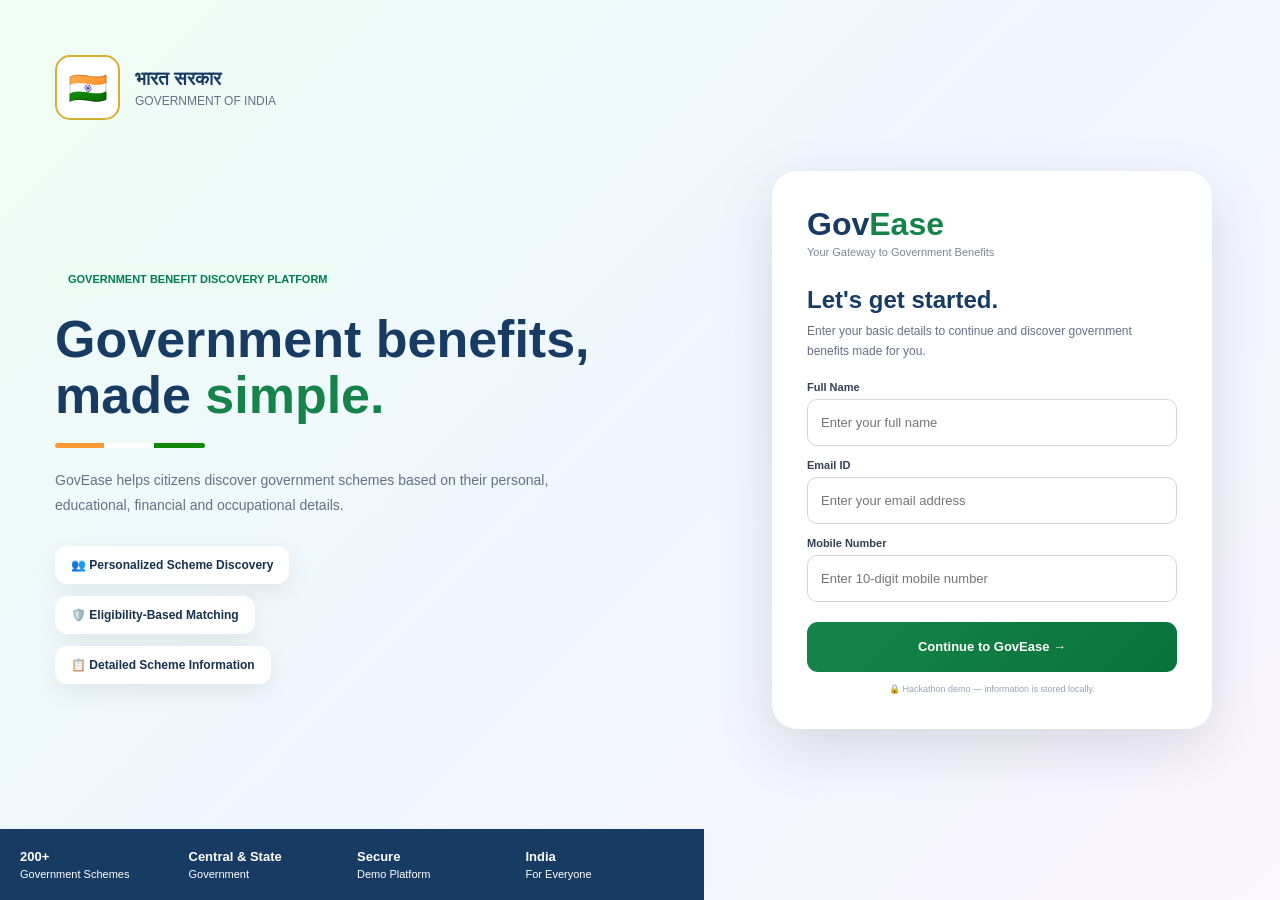
<file: index.html>
<!DOCTYPE html>
<html lang="en">
<head>
<meta charset="UTF-8">
<meta name="viewport" content="width=device-width, initial-scale=1.0">

<title>GovEase | Government Benefits</title>

<style>
*{
    box-sizing:border-box;
    margin:0;
    padding:0;
}

body{
    font-family:Arial,sans-serif;
    min-height:100vh;
    background:linear-gradient(135deg,#f0fdf4,#eff6ff,#faf5ff);
    color:#17324d;
}

.page{
    min-height:100vh;
    display:grid;
    grid-template-columns:1.1fr .9fr;
}

/* LEFT */

.left{
    padding:55px;
    display:flex;
    flex-direction:column;
    justify-content:space-between;
}

.gov{
    display:flex;
    align-items:center;
    gap:15px;
}

.emblem{
    width:65px;
    height:65px;
    border-radius:15px;
    display:grid;
    place-items:center;
    background:white;
    border:2px solid #d4af37;
    font-size:32px;
}

.gov h3{
    color:#173b62;
}

.gov p{
    color:#667085;
    font-size:12px;
    margin-top:4px;
}

.hero{
    max-width:600px;
}

.badge{
    display:inline-block;
    padding:8px 13px;
    border-radius:20px;
    background:#ecfdf5;
    color:#047857;
    font-size:11px;
    font-weight:bold;
    margin-bottom:18px;
}

.hero h1{
    font-size:52px;
    line-height:1.08;
    color:#173b62;
}

.hero h1 span{
    color:#16844a;
}

.line{
    width:150px;
    height:5px;
    margin:20px 0;
    border-radius:10px;
    background:linear-gradient(
        90deg,
        #ff9933 0 33%,
        #fff 33% 66%,
        #138808 66%
    );
}

.hero p{
    color:#667085;
    font-size:14px;
    line-height:1.8;
    max-width:520px;
}

.features{
    margin-top:28px;
    display:flex;
    flex-direction:column;
    gap:12px;
}

.feature{
    width:max-content;
    padding:12px 16px;
    background:white;
    border-radius:12px;
    box-shadow:0 8px 25px rgba(0,0,0,.07);
    font-size:12px;
    font-weight:bold;
}

.stats{
    display:grid;
    grid-template-columns:repeat(4,1fr);
    gap:10px;
    background:#173b62;
    padding:20px;
    margin:0 -55px -55px;
}

.stat{
    color:white;
    font-size:11px;
}

.stat strong{
    display:block;
    font-size:13px;
    margin-bottom:4px;
}

/* RIGHT */

.right{
    display:flex;
    justify-content:center;
    align-items:center;
    padding:40px;
}

.card{
    width:100%;
    max-width:440px;
    background:white;
    padding:35px;
    border-radius:25px;
    box-shadow:0 20px 60px rgba(0,0,0,.12);
}

.logo{
    font-size:32px;
    font-weight:bold;
    color:#173b62;
}

.logo span{
    color:#16844a;
}

.tagline{
    color:#7b8794;
    font-size:11px;
    margin-top:3px;
    margin-bottom:28px;
}

.card h2{
    color:#173b62;
    margin-bottom:8px;
}

.subtitle{
    color:#667085;
    font-size:12px;
    line-height:1.6;
    margin-bottom:20px;
}

label{
    display:block;
    color:#344054;
    font-size:11px;
    font-weight:bold;
    margin:13px 0 6px;
}

input{
    width:100%;
    height:47px;
    border:1px solid #d0d5dd;
    border-radius:10px;
    padding:0 13px;
    outline:none;
    font-size:13px;
}

input:focus{
    border-color:#16844a;
    box-shadow:0 0 0 3px rgba(22,132,74,.1);
}

button{
    width:100%;
    height:50px;
    margin-top:20px;
    border:0;
    border-radius:11px;
    background:linear-gradient(135deg,#16844a,#08733c);
    color:white;
    font-weight:bold;
    font-size:13px;
    cursor:pointer;
}

button:disabled{
    opacity:.7;
    cursor:not-allowed;
}

#error{
    display:none;
    margin-top:12px;
    padding:11px;
    border-radius:9px;
    background:#fff1f2;
    color:#b42318;
    border:1px solid #fecdd3;
    font-size:11px;
}

#success{
    display:none;
    margin-top:12px;
    padding:11px;
    border-radius:9px;
    background:#ecfdf5;
    color:#047857;
    border:1px solid #a7f3d0;
    font-size:11px;
}

.note{
    text-align:center;
    color:#98a2b3;
    font-size:9px;
    margin-top:12px;
}

@media(max-width:850px){

    .page{
        grid-template-columns:1fr;
    }

    .left{
        padding:30px;
        min-height:auto;
    }

    .hero{
        margin:60px 0;
    }

    .hero h1{
        font-size:38px;
    }

    .stats{
        margin:0 -30px -30px;
    }

    .right{
        padding:25px 15px;
    }
}

@media(max-width:500px){

    .card{
        padding:25px 20px;
    }

    .stats{
        grid-template-columns:1fr 1fr;
    }

    .feature{
        width:100%;
    }
}
</style>
</head>

<body>

<div class="page">

<!-- LEFT SIDE -->

<section class="left">

    <div class="gov">

        <div class="emblem">🇮🇳</div>

        <div>
            <h3>भारत सरकार</h3>
            <p>GOVERNMENT OF INDIA</p>
        </div>

    </div>


    <div class="hero">

        <div class="badge">
            GOVERNMENT BENEFIT DISCOVERY PLATFORM
        </div>

        <h1>
            Government benefits,
            made <span>simple.</span>
        </h1>

        <div class="line"></div>

        <p>
            GovEase helps citizens discover government
            schemes based on their personal, educational,
            financial and occupational details.
        </p>


        <div class="features">

            <div class="feature">
                👥 Personalized Scheme Discovery
            </div>

            <div class="feature">
                🛡️ Eligibility-Based Matching
            </div>

            <div class="feature">
                📋 Detailed Scheme Information
            </div>

        </div>

    </div>


    <div class="stats">

        <div class="stat">
            <strong>200+</strong>
            Government Schemes
        </div>

        <div class="stat">
            <strong>Central & State</strong>
            Government
        </div>

        <div class="stat">
            <strong>Secure</strong>
            Demo Platform
        </div>

        <div class="stat">
            <strong>India</strong>
            For Everyone
        </div>

    </div>

</section>


<!-- RIGHT SIDE -->

<section class="right">

<div class="card">

    <div class="logo">
        Gov<span>Ease</span>
    </div>

    <div class="tagline">
        Your Gateway to Government Benefits
    </div>


    <h2>Let's get started.</h2>

    <p class="subtitle">
        Enter your basic details to continue and
        discover government benefits made for you.
    </p>


    <form id="loginForm">

        <label for="name">
            Full Name
        </label>

        <input
            id="name"
            type="text"
            placeholder="Enter your full name"
            required
        >


        <label for="email">
            Email ID
        </label>

        <input
            id="email"
            type="email"
            placeholder="Enter your email address"
            required
        >


        <label for="mobile">
            Mobile Number
        </label>

        <input
            id="mobile"
            type="tel"
            maxlength="10"
            inputmode="numeric"
            placeholder="Enter 10-digit mobile number"
            required
        >


        <div id="error"></div>

        <div id="success"></div>


        <button
            type="submit"
            id="continueBtn"
        >
            Continue to GovEase →
        </button>

    </form>


    <div class="note">
        🔒 Hackathon demo — information is stored locally.
    </div>

</div>

</section>

</div>


<script>

/* =====================================================
   LIVE RENDER BACKEND
   ===================================================== */

const BACKEND_URL =
    "https://backend-7d9i.onrender.com";


/* =====================================================
   ELEMENTS
   ===================================================== */

const form =
    document.getElementById("loginForm");

const button =
    document.getElementById("continueBtn");

const errorBox =
    document.getElementById("error");

const successBox =
    document.getElementById("success");


/* =====================================================
   FORM SUBMIT
   ===================================================== */

form.addEventListener("submit", async function(event){

    event.preventDefault();


    errorBox.style.display = "none";
    successBox.style.display = "none";


    const name =
        document.getElementById("name").value.trim();

    const email =
        document.getElementById("email").value.trim();

    const mobile =
        document.getElementById("mobile").value.trim();


    /* NAME */

    if(name.length < 2){

        showError(
            "Please enter your full name."
        );

        return;
    }


    /* EMAIL */

    const emailPattern =
        /^[^\s@]+@[^\s@]+\.[^\s@]+$/;

    if(!emailPattern.test(email)){

        showError(
            "Please enter a valid email address."
        );

        return;
    }


    /* MOBILE */

    const mobilePattern =
        /^[6-9][0-9]{9}$/;

    if(!mobilePattern.test(mobile)){

        showError(
            "Please enter a valid 10-digit mobile number."
        );

        return;
    }


    /* BUTTON */

    button.disabled = true;

    button.textContent =
        "Connecting to GovEase...";


    try{

        /*
        ===============================================
        TEST LIVE RENDER BACKEND
        ===============================================
        */

        const response =
            await fetch(
                BACKEND_URL + "/",
                {
                    method:"GET",
                    cache:"no-store"
                }
            );


        if(!response.ok){

            throw new Error(
                "GovEase backend is unavailable."
            );
        }


        const data =
            await response.json();


        console.log(
            "GovEase Backend:",
            data
        );


        /*
        ===============================================
        SAVE ACCOUNT LOCALLY
        ===============================================
        */

        const account = {

            name:name,

            email:email,

            mobile:"+91 " + mobile

        };


        localStorage.setItem(
            "goveaseAccount",
            JSON.stringify(account)
        );


        /*
        ===============================================
        SUCCESS
        ===============================================
        */

        successBox.textContent =
            "✓ Server connected. Opening profile...";

        successBox.style.display =
            "block";


        /*
        ===============================================
        OPEN DETAILS PAGE
        ===============================================
        */

        setTimeout(function(){

            window.location.href =
                "details.html";

        },800);


    }catch(error){

        console.error(
            "GovEase connection error:",
            error
        );


        showError(
            "Unable to connect to GovEase server. Please wait a few seconds and try again."
        );


        button.disabled = false;

        button.textContent =
            "Continue to GovEase →";
    }

});


/* =====================================================
   ERROR
   ===================================================== */

function showError(message){

    errorBox.textContent =
        message;

    errorBox.style.display =
        "block";
}

</script>

</body>
</html>
</file>
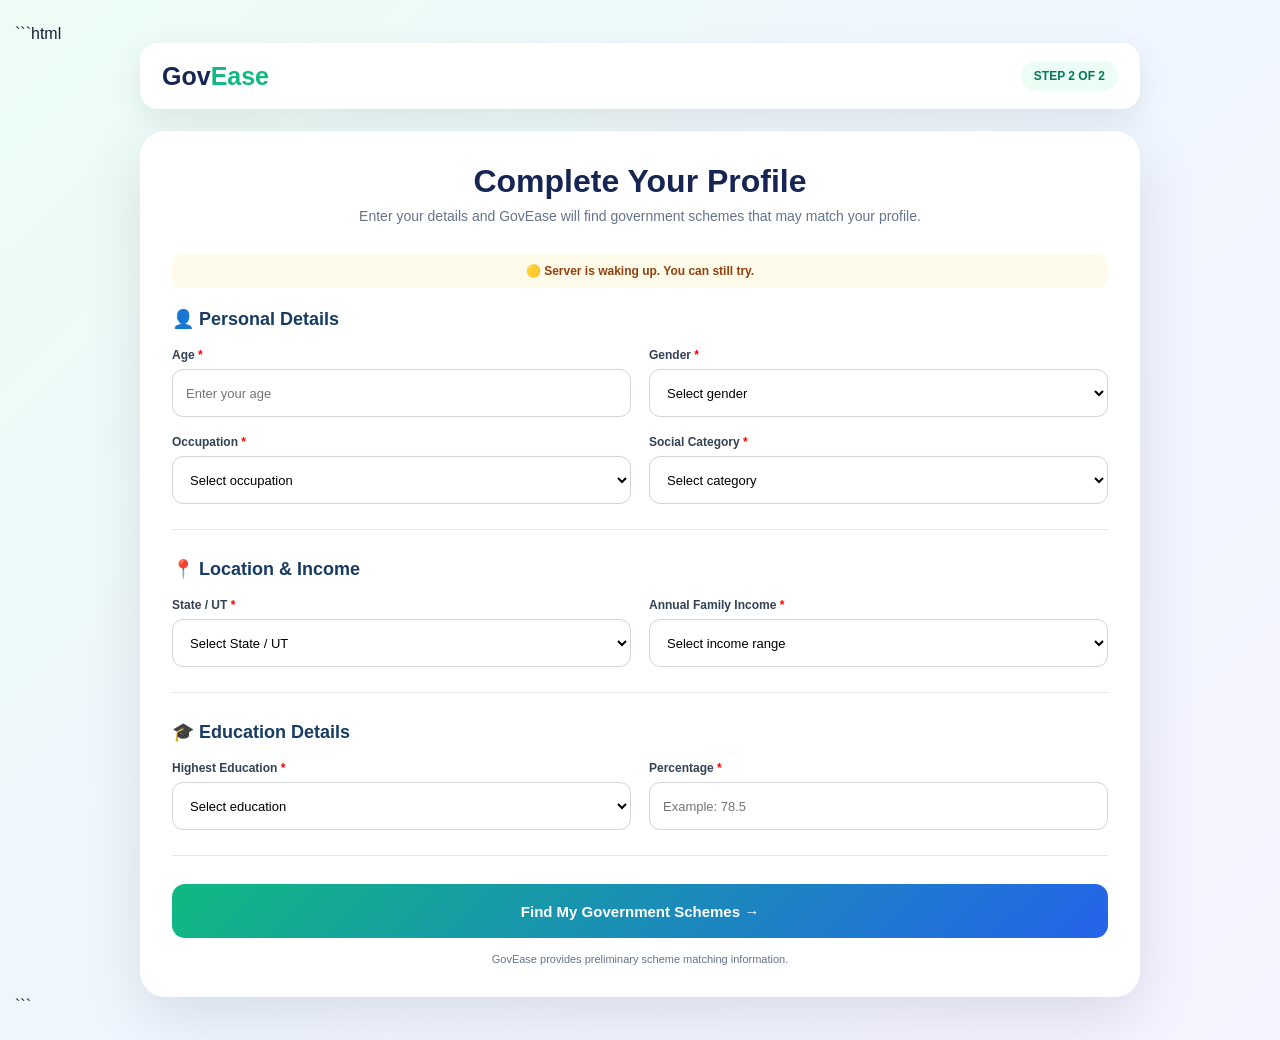
<file: details.html>
```html
<!DOCTYPE html>
<html lang="en">
<head>
<meta charset="UTF-8">
<meta name="viewport" content="width=device-width, initial-scale=1.0">

<title>GovEase | Find Government Schemes</title>

<style>
*{
    box-sizing:border-box;
    margin:0;
    padding:0;
}

body{
    font-family:Arial,sans-serif;
    min-height:100vh;
    background:linear-gradient(135deg,#ecfdf5,#eff6ff,#f5f3ff);
    padding:25px 15px;
    color:#172033;
}

.container{
    max-width:1000px;
    margin:auto;
}

.header{
    background:white;
    padding:18px 22px;
    border-radius:18px;
    display:flex;
    justify-content:space-between;
    align-items:center;
    margin-bottom:22px;
    box-shadow:0 10px 30px rgba(0,0,0,.08);
}

.logo{
    font-size:25px;
    font-weight:bold;
    color:#172554;
}

.logo span{
    color:#10b981;
}

.step{
    background:#ecfdf5;
    color:#047857;
    padding:8px 13px;
    border-radius:20px;
    font-size:12px;
    font-weight:bold;
}

.card{
    background:white;
    padding:32px;
    border-radius:25px;
    box-shadow:0 20px 60px rgba(0,0,0,.10);
}

h1{
    text-align:center;
    color:#172554;
    margin-bottom:8px;
}

.subtitle{
    text-align:center;
    color:#64748b;
    margin-bottom:30px;
    font-size:14px;
}

.server-status{
    margin-bottom:20px;
    padding:10px;
    border-radius:10px;
    text-align:center;
    font-size:12px;
    font-weight:bold;
    background:#f1f5f9;
    color:#475569;
}

.section{
    margin-bottom:28px;
    padding-bottom:25px;
    border-bottom:1px solid #e5e7eb;
}

.section h2{
    font-size:18px;
    color:#173b63;
    margin-bottom:18px;
}

.grid{
    display:grid;
    grid-template-columns:1fr 1fr;
    gap:18px;
}

.field{
    display:flex;
    flex-direction:column;
    gap:7px;
}

label{
    font-size:12px;
    font-weight:bold;
    color:#334155;
}

.required{
    color:red;
}

input,select{
    width:100%;
    height:48px;
    padding:0 13px;
    border:1px solid #d1d5db;
    border-radius:11px;
    outline:none;
    font-size:13px;
    background:white;
}

input:focus,select:focus{
    border-color:#10b981;
    box-shadow:0 0 0 3px rgba(16,185,129,.12);
}

.button{
    width:100%;
    height:54px;
    border:none;
    border-radius:13px;
    background:linear-gradient(135deg,#10b981,#2563eb);
    color:white;
    font-size:15px;
    font-weight:bold;
    cursor:pointer;
}

.button:disabled{
    opacity:.65;
    cursor:not-allowed;
}

.message{
    display:none;
    margin:15px 0;
    padding:13px;
    border-radius:10px;
    font-size:12px;
}

.error{
    color:#991b1b;
    background:#fef2f2;
    border:1px solid #fecaca;
}

.success{
    color:#065f46;
    background:#ecfdf5;
    border:1px solid #a7f3d0;
}

.note{
    text-align:center;
    margin-top:15px;
    color:#64748b;
    font-size:11px;
}

@media(max-width:700px){
    .grid{
        grid-template-columns:1fr;
    }

    .card{
        padding:22px 17px;
    }

    .step{
        display:none;
    }
}
</style>
</head>

<body>

<div class="container">

<div class="header">
    <div class="logo">Gov<span>Ease</span></div>
    <div class="step">STEP 2 OF 2</div>
</div>

<div class="card">

<h1>Complete Your Profile</h1>

<p class="subtitle">
Enter your details and GovEase will find government schemes
that may match your profile.
</p>

<div id="serverStatus" class="server-status">
🔄 Connecting to GovEase server...
</div>

<div class="section">

<h2>👤 Personal Details</h2>

<div class="grid">

<div class="field">
<label>Age <span class="required">*</span></label>
<input id="age" type="number" min="1" max="120"
placeholder="Enter your age">
</div>

<div class="field">
<label>Gender <span class="required">*</span></label>

<select id="gender">
<option value="">Select gender</option>
<option value="Male">Male</option>
<option value="Female">Female</option>
<option value="Other">Other</option>
</select>
</div>

<div class="field">
<label>Occupation <span class="required">*</span></label>

<select id="occupation">
<option value="">Select occupation</option>
<option value="student">Student</option>
<option value="farmer">Farmer</option>
<option value="worker">Worker</option>
<option value="business">Business</option>
<option value="unemployed">Unemployed</option>
<option value="other">Other</option>
</select>
</div>

<div class="field">
<label>Social Category <span class="required">*</span></label>

<select id="category">
<option value="">Select category</option>
<option value="General">General</option>
<option value="OBC">OBC</option>
<option value="SC">SC</option>
<option value="ST">ST</option>
<option value="Other">Other</option>
</select>
</div>

</div>
</div>

<div class="section">

<h2>📍 Location & Income</h2>

<div class="grid">

<div class="field">
<label>State / UT <span class="required">*</span></label>

<select id="state">
<option value="">Select State / UT</option>
<option>Uttar Pradesh</option>
<option>Delhi</option>
<option>Maharashtra</option>
<option>Bihar</option>
<option>Madhya Pradesh</option>
<option>Rajasthan</option>
<option>Haryana</option>
<option>Punjab</option>
<option>Gujarat</option>
<option>West Bengal</option>
<option>Karnataka</option>
<option>Tamil Nadu</option>
<option>Telangana</option>
<option>Andhra Pradesh</option>
<option>Kerala</option>
<option>Odisha</option>
<option>Jharkhand</option>
<option>Chhattisgarh</option>
<option>Uttarakhand</option>
<option>Himachal Pradesh</option>
<option>Assam</option>
<option>Jammu and Kashmir</option>
<option>Other</option>
</select>
</div>

<div class="field">
<label>Annual Family Income <span class="required">*</span></label>

<select id="income">
<option value="">Select income range</option>
<option value="below_1_lakh">Below ₹1 Lakh</option>
<option value="1_2_lakh">₹1–2 Lakh</option>
<option value="2_5_lakh">₹2–5 Lakh</option>
<option value="5_8_lakh">₹5–8 Lakh</option>
<option value="above_8_lakh">Above ₹8 Lakh</option>
</select>
</div>

</div>
</div>

<div class="section">

<h2>🎓 Education Details</h2>

<div class="grid">

<div class="field">
<label>Highest Education <span class="required">*</span></label>

<select id="education">
<option value="">Select education</option>
<option value="10th">10th</option>
<option value="12th">12th</option>
<option value="diploma">Diploma</option>
<option value="graduate">Graduate</option>
<option value="postgraduate">Postgraduate</option>
</select>
</div>

<div class="field">
<label>Percentage <span class="required">*</span></label>

<input
id="percentage"
type="number"
min="0"
max="100"
step="0.01"
placeholder="Example: 78.5">
</div>

</div>
</div>

<div id="errorBox" class="message error"></div>

<div id="successBox" class="message success"></div>

<button id="submitBtn" class="button">
Find My Government Schemes →
</button>

<div class="note">
GovEase provides preliminary scheme matching information.
</div>

</div>
</div>

<script>

/* ==========================================
   LIVE RENDER BACKEND
========================================== */

const API_BASE =
    "https://backend-7d9i.onrender.com";


const submitBtn =
    document.getElementById("submitBtn");

const errorBox =
    document.getElementById("errorBox");

const successBox =
    document.getElementById("successBox");

const serverStatus =
    document.getElementById("serverStatus");


/* ==========================================
   MESSAGES
========================================== */

function showError(message){

    errorBox.textContent = message;

    errorBox.style.display = "block";

    successBox.style.display = "none";
}


function showSuccess(message){

    successBox.textContent = message;

    successBox.style.display = "block";

    errorBox.style.display = "none";
}


function clearMessages(){

    errorBox.style.display = "none";

    successBox.style.display = "none";
}


/* ==========================================
   CHECK BACKEND
========================================== */

async function checkServer(){

    try{

        const response =
            await fetch(API_BASE + "/", {
                method:"GET",
                cache:"no-store"
            });

        if(!response.ok){
            throw new Error("Backend unavailable");
        }

        serverStatus.textContent =
            "🟢 GovEase server connected";

        serverStatus.style.background =
            "#ecfdf5";

        serverStatus.style.color =
            "#047857";

    }catch(error){

        console.error(
            "Server check:",
            error
        );

        serverStatus.textContent =
            "🟡 Server is waking up. You can still try.";

        serverStatus.style.background =
            "#fffbeb";

        serverStatus.style.color =
            "#92400e";
    }
}


/* Start server check */

checkServer();


/* ==========================================
   SUBMIT PROFILE
========================================== */

submitBtn.addEventListener(
    "click",
    async function(){

        clearMessages();


        /* GET VALUES */

        const age =
            Number(
                document.getElementById("age").value
            );

        const gender =
            document.getElementById("gender").value;

        const occupation =
            document.getElementById("occupation").value;

        const category =
            document.getElementById("category").value;

        const state =
            document.getElementById("state").value;

        const income =
            document.getElementById("income").value;

        const education =
            document.getElementById("education").value;

        const percentage =
            Number(
                document.getElementById("percentage").value
            );


        /* ======================================
           VALIDATION
        ====================================== */

        if(!age || age < 1 || age > 120){

            showError(
                "Please enter a valid age."
            );

            return;
        }


        if(!gender){

            showError(
                "Please select gender."
            );

            return;
        }


        if(!occupation){

            showError(
                "Please select occupation."
            );

            return;
        }


        if(!category){

            showError(
                "Please select social category."
            );

            return;
        }


        if(!state){

            showError(
                "Please select State / UT."
            );

            return;
        }


        if(!income){

            showError(
                "Please select annual family income."
            );

            return;
        }


        if(!education){

            showError(
                "Please select education."
            );

            return;
        }


        if(
            Number.isNaN(percentage) ||
            percentage < 0 ||
            percentage > 100
        ){

            showError(
                "Please enter a valid percentage."
            );

            return;
        }


        /* ======================================
           CREATE PROFILE
        ====================================== */

        const profile = {

            age: age,

            gender: gender,

            occupation: occupation,

            category: category,

            state: state,

            income: income,

            education: education,

            percentage: percentage
        };


        /* ======================================
           BUTTON LOADING
        ====================================== */

        submitBtn.disabled = true;

        submitBtn.textContent =
            "Finding Suitable Schemes...";


        try{

            /* ==================================
               SEND TO RENDER
            ================================== */

            const response =
                await fetch(
                    API_BASE +
                    "/api/check-eligibility",
                    {

                        method:"POST",

                        headers:{
                            "Content-Type":
                                "application/json",

                            "Accept":
                                "application/json"
                        },

                        body:
                            JSON.stringify(profile)
                    }
                );


            /* ==================================
               READ RESPONSE
            ================================== */

            const text =
                await response.text();


            let result;


            try{

                result =
                    JSON.parse(text);

            }catch(parseError){

                console.error(
                    "Invalid backend response:",
                    text
                );

                throw new Error(
                    "Server returned an invalid response."
                );
            }


            console.log(
                "GovEase API Result:",
                result
            );


            /* ==================================
               API ERROR
            ================================== */

            if(!response.ok){

                throw new Error(
                    result.message ||
                    "Eligibility check failed."
                );
            }


            /* ==================================
               SAVE DATA
            ================================== */

            localStorage.setItem(
                "goveaseProfile",
                JSON.stringify(profile)
            );


            localStorage.setItem(
                "goveaseResults",
                JSON.stringify(result)
            );


            /* ==================================
               SUCCESS
            ================================== */

            showSuccess(
                "✅ Schemes found successfully! Opening results..."
            );


            /* ==================================
               OPEN EXISTING RESULTS PAGE
            ================================== */

            setTimeout(
                function(){

                    window.location.href =
                        "eligibility.html";

                },
                700
            );


        }catch(error){

            console.error(
                "GovEase Error:",
                error
            );


            let message =
                error.message;


            if(
                error instanceof TypeError
            ){

                message =
                    "Failed to connect with GovEase server. Please wait a few seconds and try again.";
            }


            showError(message);


            submitBtn.disabled =
                false;


            submitBtn.textContent =
                "Find My Government Schemes →";
        }

    }
);

</script>

</body>
</html>
```
</file>
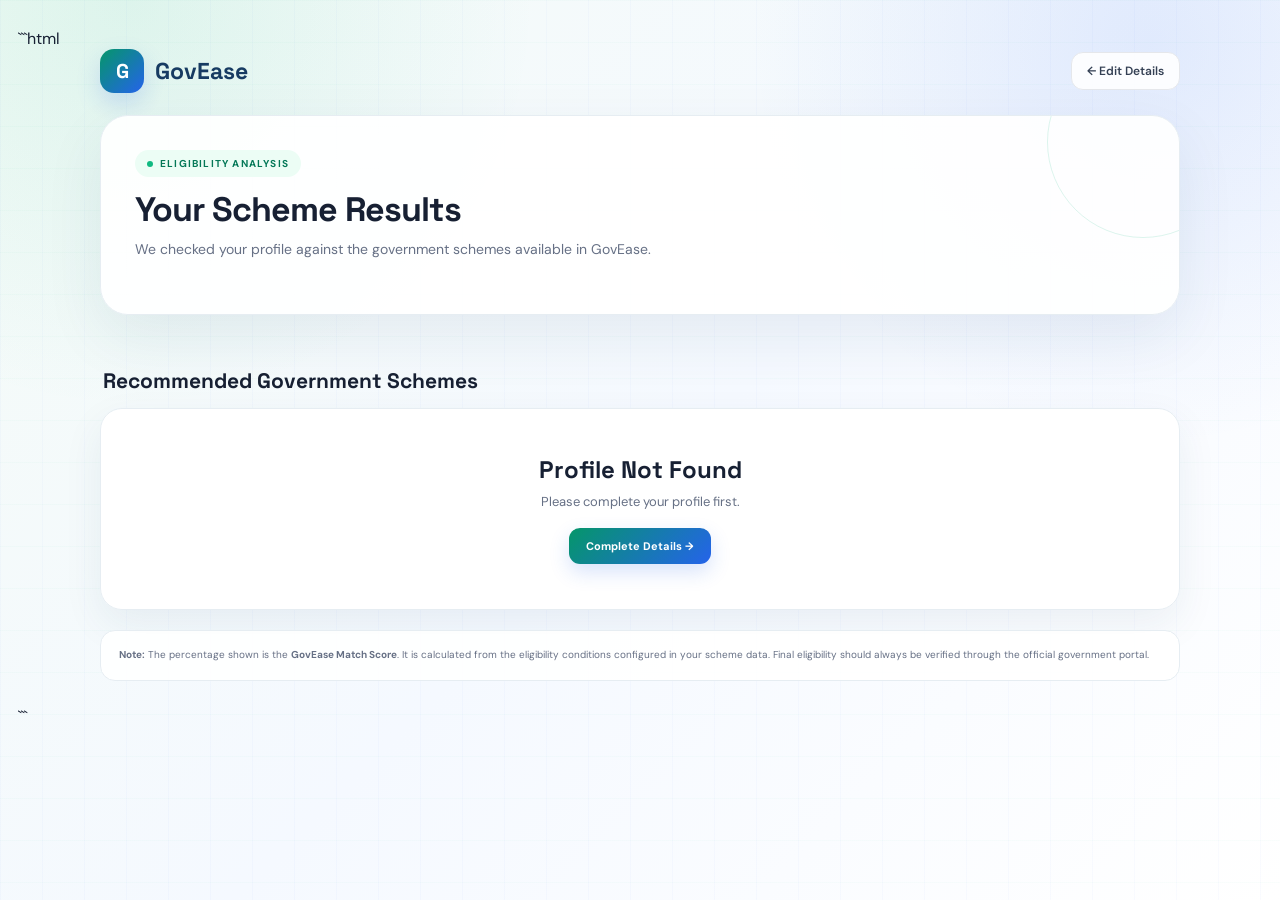
<file: eligibility.html>
```html
<!DOCTYPE html>
<html lang="en">

<head>
    <meta charset="UTF-8">
    <meta name="viewport" content="width=device-width, initial-scale=1.0">

    <title>GovEase | Eligibility Results</title>

    <link rel="preconnect" href="https://fonts.googleapis.com">
    <link rel="preconnect" href="https://fonts.gstatic.com" crossorigin>

    <link
        href="https://fonts.googleapis.com/css2?family=DM+Sans:wght@400;500;600;700&family=Space+Grotesk:wght@500;600;700&display=swap"
        rel="stylesheet"
    >

    <style>

        * {
            margin: 0;
            padding: 0;
            box-sizing: border-box;
        }

        /* =========================
           PAGE BACKGROUND
        ========================= */

        body {
            min-height: 100vh;
            padding: 28px 18px;

            font-family: "DM Sans", sans-serif;
            color: #172033;

            background:
                radial-gradient(
                    circle at 10% 0%,
                    rgba(16, 185, 129, 0.10),
                    transparent 28%
                ),
                radial-gradient(
                    circle at 90% 5%,
                    rgba(37, 99, 235, 0.10),
                    transparent 28%
                ),
                linear-gradient(
                    135deg,
                    #f4fbf7 0%,
                    #f5f9ff 52%,
                    #ffffff 100%
                );

            background-attachment: fixed;
        }

        body::before {
            content: "";
            position: fixed;
            inset: 0;

            pointer-events: none;

            background-image:
                linear-gradient(
                    rgba(16, 185, 129, 0.025) 1px,
                    transparent 1px
                ),
                linear-gradient(
                    90deg,
                    rgba(37, 99, 235, 0.025) 1px,
                    transparent 1px
                );

            background-size: 42px 42px;
        }

        .container {
            position: relative;
            z-index: 1;

            width: min(1080px, 100%);
            margin: auto;
        }

        /* =========================
           HEADER
        ========================= */

        .header {
            display: flex;
            align-items: center;
            justify-content: space-between;

            margin-bottom: 22px;
        }

        .logo {
            display: flex;
            align-items: center;
            gap: 11px;

            font-family: "Space Grotesk", sans-serif;
            font-size: 23px;
            font-weight: 700;

            color: #173b62;
        }

        .logoBox {
            width: 44px;
            height: 44px;

            display: grid;
            place-items: center;

            border-radius: 14px;

            color: white;
            font-size: 20px;
            font-weight: 700;

            background: linear-gradient(
                135deg,
                #059669,
                #2563eb
            );

            box-shadow:
                0 10px 25px rgba(37, 99, 235, 0.18);
        }

        .back {
            text-decoration: none;

            padding: 10px 15px;

            border-radius: 12px;

            color: #344054;

            background: rgba(255, 255, 255, 0.88);

            border: 1px solid #e5e7eb;

            font-size: 12px;
            font-weight: 600;

            transition: 0.2s;
        }

        .back:hover {
            transform: translateY(-2px);

            box-shadow:
                0 8px 20px rgba(30, 41, 90, 0.08);
        }

        /* =========================
           HERO
        ========================= */

        .hero {
            position: relative;
            overflow: hidden;

            padding: 34px;

            border-radius: 28px;

            background: rgba(255, 255, 255, 0.92);

            border: 1px solid #e6edf2;

            box-shadow:
                0 22px 60px rgba(30, 64, 100, 0.08);

            margin-bottom: 27px;
        }

        .hero::after {
            content: "";

            position: absolute;

            width: 190px;
            height: 190px;

            border: 1px solid rgba(16, 185, 129, 0.14);

            border-radius: 50%;

            right: -60px;
            top: -70px;
        }

        .badge {
            display: inline-flex;
            align-items: center;
            gap: 7px;

            padding: 7px 12px;

            border-radius: 30px;

            color: #047857;
            background: #ecfdf5;

            font-size: 10px;
            font-weight: 700;

            letter-spacing: 1.2px;

            margin-bottom: 13px;
        }

        .badge::before {
            content: "";

            width: 6px;
            height: 6px;

            border-radius: 50%;

            background: #10b981;
        }

        .hero h1 {
            position: relative;
            z-index: 2;

            font-family: "Space Grotesk", sans-serif;

            font-size: 34px;
            line-height: 1.15;

            letter-spacing: -1px;

            margin-bottom: 9px;
        }

        .hero p {
            position: relative;
            z-index: 2;

            color: #667085;

            font-size: 14px;
            line-height: 1.6;
        }

        .userInfo {
            position: relative;
            z-index: 2;

            display: flex;
            flex-wrap: wrap;

            gap: 8px;

            margin-top: 20px;
        }

        .tag {
            padding: 8px 12px;

            border-radius: 30px;

            color: #475467;
            background: #f8fafc;

            border: 1px solid #e5e7eb;

            font-size: 11px;
            font-weight: 600;
        }

        /* =========================
           SUMMARY
        ========================= */

        .summary {
            display: grid;

            grid-template-columns: repeat(3, 1fr);

            gap: 14px;

            margin-bottom: 25px;
        }

        .summaryCard {
            padding: 18px;

            border-radius: 18px;

            background: rgba(255, 255, 255, 0.94);

            border: 1px solid #e6edf2;

            box-shadow:
                0 12px 35px rgba(30, 64, 100, 0.06);
        }

        .summaryLabel {
            color: #667085;

            font-size: 10px;

            margin-bottom: 7px;
        }

        .summaryNumber {
            font-family: "Space Grotesk", sans-serif;

            font-size: 27px;
            font-weight: 700;
        }

        .summaryCard.green .summaryNumber {
            color: #15803d;
        }

        .summaryCard.blue .summaryNumber {
            color: #2563eb;
        }

        .summaryCard.red .summaryNumber {
            color: #dc2626;
        }

        /* =========================
           SECTION
        ========================= */

        .sectionTitle {
            font-family: "Space Grotesk", sans-serif;

            font-size: 21px;

            margin: 0 3px 14px;
        }

        /* =========================
           SCHEME CARD
        ========================= */

        .card {
            position: relative;
            overflow: hidden;

            padding: 25px;

            margin-bottom: 17px;

            border-radius: 23px;

            background: rgba(255, 255, 255, 0.96);

            border: 1px solid #e6edf2;

            box-shadow:
                0 18px 45px rgba(30, 64, 100, 0.07);

            transition: 0.25s;
        }

        .card:hover {
            transform: translateY(-3px);

            box-shadow:
                0 25px 55px rgba(30, 64, 100, 0.10);
        }

        .card::before {
            content: "";

            position: absolute;

            left: 0;
            top: 0;
            bottom: 0;

            width: 4px;

            background:
                linear-gradient(
                    #059669,
                    #2563eb
                );
        }

        .cardHeader {
            display: flex;

            justify-content: space-between;
            align-items: flex-start;

            gap: 20px;

            margin-bottom: 19px;
        }

        .schemeName {
            font-family: "Space Grotesk", sans-serif;

            font-size: 20px;
            font-weight: 700;

            margin-bottom: 5px;
        }

        .schemeType {
            color: #98a2b3;

            font-size: 11px;
        }

        /* =========================
           STATUS
        ========================= */

        .status {
            padding: 9px 13px;

            border-radius: 12px;

            font-size: 11px;
            font-weight: 700;

            white-space: nowrap;
        }

        .status.eligible {
            color: #15803d;

            background: #ecfdf3;

            border: 1px solid #bbf7d0;
        }

        .status.partial {
            color: #b45309;

            background: #fffbeb;

            border: 1px solid #fde68a;
        }

        .status.not {
            color: #dc2626;

            background: #fff1f2;

            border: 1px solid #fecdd3;
        }

        /* =========================
           SCORE
        ========================= */

        .scoreArea {
            display: flex;
            align-items: center;

            gap: 15px;

            padding: 14px;

            border-radius: 16px;

            background: #f8fafc;

            margin-bottom: 17px;
        }

        .circle {
            width: 66px;
            height: 66px;

            flex-shrink: 0;

            display: grid;
            place-items: center;

            border-radius: 50%;

            background:
                linear-gradient(white, white) padding-box,
                linear-gradient(
                    135deg,
                    #059669,
                    #2563eb
                ) border-box;

            border: 4px solid transparent;

            color: #047857;

            font-family: "Space Grotesk", sans-serif;

            font-size: 17px;
            font-weight: 700;
        }

        .scoreText {
            color: #667085;

            font-size: 12px;

            line-height: 1.5;
        }

        .scoreText strong {
            display: block;

            color: #344054;

            font-size: 13px;

            margin-bottom: 2px;
        }

        /* =========================
           CONDITIONS
        ========================= */

        .conditions {
            display: grid;

            grid-template-columns: 1fr 1fr;

            gap: 9px;

            margin-bottom: 17px;
        }

        .condition {
            padding: 11px 13px;

            border-radius: 11px;

            font-size: 11px;

            line-height: 1.45;
        }

        .condition.pass {
            color: #166534;

            background: #f0fdf4;

            border: 1px solid #dcfce7;
        }

        .condition.fail {
            color: #b91c1c;

            background: #fff5f5;

            border: 1px solid #ffe4e6;
        }

        /* =========================
           REASONS
        ========================= */

        .reasons {
            margin-bottom: 17px;
        }

        .reasonsTitle {
            font-size: 11px;

            font-weight: 700;

            color: #344054;

            margin-bottom: 7px;
        }

        .reason {
            color: #667085;

            font-size: 11px;

            line-height: 1.5;

            margin-bottom: 4px;
        }

        .description {
            padding: 13px 14px;

            margin-bottom: 17px;

            border-radius: 13px;

            color: #475467;

            background: #f8fafc;

            border: 1px solid #edf2f7;

            font-size: 11px;

            line-height: 1.55;
        }

        /* =========================
           BOTTOM
        ========================= */

        .bottom {
            display: flex;

            align-items: center;
            justify-content: space-between;

            gap: 15px;
        }

        .official {
            color: #98a2b3;

            font-size: 10px;
        }

        .button {
            display: inline-flex;

            align-items: center;
            justify-content: center;

            padding: 11px 17px;

            border-radius: 11px;

            color: white;

            background:
                linear-gradient(
                    135deg,
                    #059669,
                    #2563eb
                );

            text-decoration: none;

            font-size: 11px;
            font-weight: 700;

            box-shadow:
                0 8px 20px rgba(37, 99, 235, 0.18);

            transition: 0.2s;
        }

        .button:hover {
            transform: translateY(-2px);
        }

        /* =========================
           NOTE
        ========================= */

        .note {
            padding: 16px 18px;

            margin-top: 20px;

            margin-bottom: 25px;

            border-radius: 15px;

            background: rgba(255, 255, 255, 0.90);

            border: 1px solid #e6edf2;

            color: #667085;

            font-size: 10px;

            line-height: 1.65;
        }

        /* =========================
           EMPTY STATE
        ========================= */

        .empty {
            text-align: center;

            padding: 45px 20px;

            background: rgba(255, 255, 255, 0.95);

            border: 1px solid #e6edf2;

            border-radius: 22px;

            box-shadow:
                0 15px 40px rgba(30, 64, 100, 0.07);
        }

        .empty h2 {
            font-family: "Space Grotesk", sans-serif;

            margin-bottom: 8px;
        }

        .empty p {
            color: #667085;

            font-size: 13px;

            margin-bottom: 18px;
        }

        /* =========================
           MOBILE
        ========================= */

        @media (max-width: 700px) {

            body {
                padding: 18px 12px;
            }

            .hero {
                padding: 25px 20px;
            }

            .hero h1 {
                font-size: 28px;
            }

            .summary {
                grid-template-columns: 1fr;
            }

            .card {
                padding: 20px;
            }

            .cardHeader {
                flex-direction: column;
            }

            .status {
                width: 100%;
                text-align: center;
            }

            .conditions {
                grid-template-columns: 1fr;
            }

            .bottom {
                flex-direction: column;
                align-items: stretch;
            }

            .button {
                width: 100%;
            }
        }

    </style>
</head>

<body>

<div class="container">

    <!-- HEADER -->

    <div class="header">

        <div class="logo">

            <div class="logoBox">
                G
            </div>

            GovEase

        </div>

        <a
            href="details.html"
            class="back"
        >
            ← Edit Details
        </a>

    </div>


    <!-- HERO -->

    <div class="hero">

        <div class="badge">
            ELIGIBILITY ANALYSIS
        </div>

        <h1>
            Your Scheme Results
        </h1>

        <p>
            We checked your profile against the
            government schemes available in GovEase.
        </p>

        <div
            id="userInfo"
            class="userInfo"
        ></div>

    </div>


    <!-- SUMMARY -->

    <div
        id="summary"
        class="summary"
    ></div>


    <!-- RESULTS -->

    <h2 class="sectionTitle">
        Recommended Government Schemes
    </h2>

    <div id="results"></div>


    <!-- NOTE -->

    <div class="note">

        <strong>Note:</strong>

        The percentage shown is the
        <strong>GovEase Match Score</strong>.

        It is calculated from the eligibility
        conditions configured in your scheme data.

        Final eligibility should always be verified
        through the official government portal.

    </div>

</div>


<script>

/* ==========================================
   GET SAVED DATA
========================================== */

const savedProfile =
    localStorage.getItem("goveaseProfile");

const savedResults =
    localStorage.getItem("goveaseResults");

const userInfo =
    document.getElementById("userInfo");

const resultsContainer =
    document.getElementById("results");

const summary =
    document.getElementById("summary");


/* ==========================================
   PROFILE NOT FOUND
========================================== */

if (!savedProfile) {

    resultsContainer.innerHTML = `

        <div class="empty">

            <h2>
                Profile Not Found
            </h2>

            <p>
                Please complete your profile first.
            </p>

            <a
                href="details.html"
                class="button"
            >
                Complete Details →
            </a>

        </div>
    `;
}


/* ==========================================
   PROFILE FOUND
========================================== */

else {

    const user =
        JSON.parse(savedProfile);


    /* USER INFORMATION */

    userInfo.innerHTML = `

        <span class="tag">
            👤 ${safe(user.gender)}
        </span>

        <span class="tag">
            ${safe(user.age)} years
        </span>

        <span class="tag">
            📍 ${safe(user.state)}
        </span>

        <span class="tag">
            ${safe(user.category)}
        </span>

        <span class="tag">
            💼 ${safe(user.occupation)}
        </span>

        ${
            user.education
            ?
            `
            <span class="tag">
                🎓 ${safe(user.education)}
            </span>
            `
            :
            ""
        }

    `;


    /* GET SAVED RESULTS */

    let data = null;

    if (savedResults) {

        try {

            data =
                JSON.parse(savedResults);

        }

        catch (error) {

            console.error(
                "Saved results error:",
                error
            );

        }
    }


    /* NO RESULTS */

    if (
        !data ||
        !Array.isArray(data.schemes)
    ) {

        resultsContainer.innerHTML = `

            <div class="empty">

                <h2>
                    No Eligibility Results
                </h2>

                <p>
                    Please submit your profile again
                    so GovEase can calculate your
                    scheme matches.
                </p>

                <a
                    href="details.html"
                    class="button"
                >
                    Check Again →
                </a>

            </div>

        `;
    }


    /* DISPLAY RESULTS */

    else {

        const schemes =
            data.schemes;


        /* SUMMARY */

        let eligibleCount = 0;
        let partialCount = 0;
        let notEligibleCount = 0;


        schemes.forEach(function (scheme) {

            const score =
                Number(
                    scheme.eligibility_percentage || 0
                );


            if (score >= 80) {

                eligibleCount++;

            }

            else if (score >= 50) {

                partialCount++;

            }

            else {

                notEligibleCount++;

            }

        });


        summary.innerHTML = `

            <div class="summaryCard blue">

                <div class="summaryLabel">
                    Schemes Checked
                </div>

                <div class="summaryNumber">
                    ${schemes.length}
                </div>

            </div>


            <div class="summaryCard green">

                <div class="summaryLabel">
                    Strong Matches
                </div>

                <div class="summaryNumber">
                    ${eligibleCount}
                </div>

            </div>


            <div class="summaryCard red">

                <div class="summaryLabel">
                    Need Review
                </div>

                <div class="summaryNumber">
                    ${partialCount + notEligibleCount}
                </div>

            </div>

        `;


        /* SORT */

        schemes.sort(function (a, b) {

            return Number(
                b.eligibility_percentage || 0
            )
            -
            Number(
                a.eligibility_percentage || 0
            );

        });


        /* CREATE CARDS */

        schemes.forEach(function (scheme) {

            const score =
                Math.max(
                    0,
                    Math.min(
                        100,
                        Number(
                            scheme.eligibility_percentage || 0
                        )
                    )
                );


            let statusClass = "not";
            let statusText = "✕ NOT ELIGIBLE";


            if (score >= 80) {

                statusClass = "eligible";
                statusText = "✓ ELIGIBLE";

            }

            else if (score >= 50) {

                statusClass = "partial";
                statusText = "◐ PARTIALLY ELIGIBLE";

            }


            const matched =
                Array.isArray(scheme.matched)
                ? scheme.matched
                : [];


            const reasons =
                Array.isArray(scheme.reasons)
                ? scheme.reasons
                : [];


            const missing =
                Array.isArray(scheme.missing_documents)
                ? scheme.missing_documents
                : [];


            let conditionsHTML = "";


            matched.forEach(function (item) {

                conditionsHTML += `

                    <div class="condition pass">
                        ✓ ${safe(item)}
                    </div>

                `;

            });


            reasons.forEach(function (item) {

                conditionsHTML += `

                    <div class="condition fail">
                        ✕ ${safe(item)}
                    </div>

                `;

            });


            missing.forEach(function (item) {

                conditionsHTML += `

                    <div class="condition fail">
                        ✕ Missing document:
                        ${safe(item)}
                    </div>

                `;

            });


            if (conditionsHTML === "") {

                conditionsHTML = `

                    <div class="condition pass">
                        ✓ No additional issues reported
                    </div>

                `;

            }


            let reasonsHTML = "";


            reasons.forEach(function (item) {

                reasonsHTML += `

                    <div class="reason">
                        • ${safe(item)}
                    </div>

                `;

            });


            const card =
                document.createElement("div");


            card.className = "card";


            card.innerHTML = `

                <div class="cardHeader">

                    <div>

                        <div class="schemeName">
                            ${safe(
                                scheme.scheme_name ||
                                scheme.name ||
                                "Government Scheme"
                            )}
                        </div>

                        <div class="schemeType">
                            ${safe(
                                scheme.category ||
                                "Government Benefit"
                            )}
                        </div>

                    </div>

                    <div class="status ${statusClass}">
                        ${statusText}
                    </div>

                </div>


                <div class="scoreArea">

                    <div class="circle">
                        ${score}%
                    </div>

                    <div class="scoreText">

                        <strong>
                            GovEase Match Score
                        </strong>

                        ${score}% eligibility
                        match based on the
                        configured conditions.

                    </div>

                </div>


                <div class="conditions">
                    ${conditionsHTML}
                </div>


                ${
                    reasonsHTML
                    ?
                    `
                    <div class="reasons">

                        <div class="reasonsTitle">
                            Why this score?
                        </div>

                        ${reasonsHTML}

                    </div>
                    `
                    :
                    ""
                }


                ${
                    scheme.benefit
                    ?
                    `
                    <div class="description">

                        <strong>
                            Benefit:
                        </strong>

                        ${safe(scheme.benefit)}

                    </div>
                    `
                    :
                    ""
                }


                <div class="bottom">

                    <span class="official">
                        GovEase preliminary
                        eligibility result
                    </span>

                    <a
                        class="button"
                        href="https://www.myscheme.gov.in/"
                        target="_blank"
                        rel="noopener noreferrer"
                    >
                        Verify Officially →
                    </a>

                </div>

            `;


            resultsContainer.appendChild(card);

        });

    }

}


/* ==========================================
   SAFE HTML
========================================== */

function safe(value) {

    return String(value ?? "")
        .replace(/&/g, "&amp;")
        .replace(/</g, "&lt;")
        .replace(/>/g, "&gt;")
        .replace(/"/g, "&quot;")
        .replace(/'/g, "&#039;");

}

</script>

</body>

</html>
```
</file>
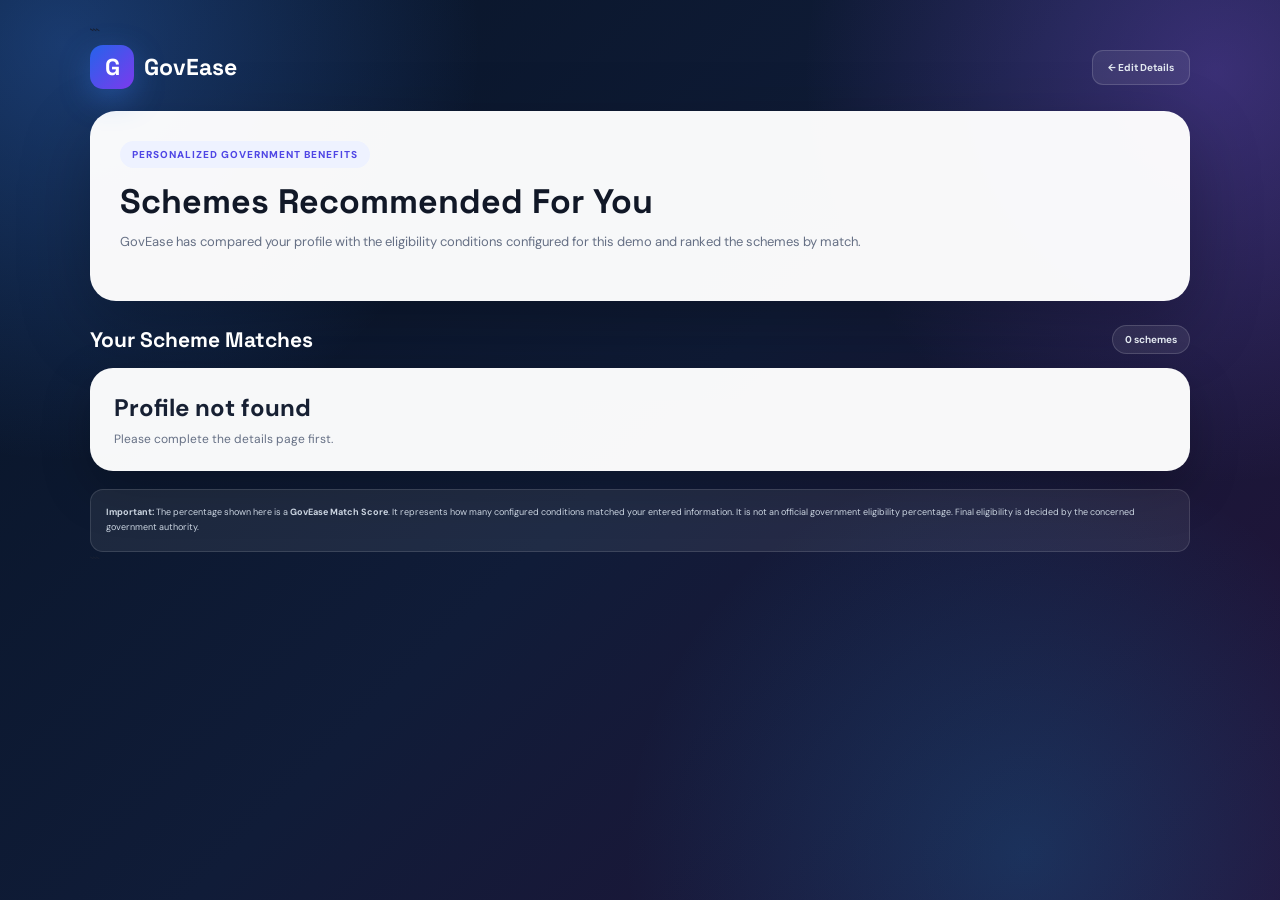
<file: schemes.html>
<!DOCTYPE html>

<html lang="en">
<head>

<meta charset="UTF-8">
<meta name="viewport" content="width=device-width, initial-scale=1.0">

<title>GovEase | Recommended Schemes</title>

<link rel="preconnect" href="https://fonts.googleapis.com">
<link rel="preconnect" href="https://fonts.gstatic.com" crossorigin>
<link href="https://fonts.googleapis.com/css2?family=DM+Sans:wght@400;500;600;700&family=Space+Grotesk:wght@500;600;700&display=swap" rel="stylesheet">

<style>

*{
    margin:0;
    padding:0;
    box-sizing:border-box;
}

body{
    min-height:100vh;
    padding:24px 14px;
    font-family:"DM Sans",sans-serif;
    background:
        radial-gradient(circle at 5% 5%,rgba(59,130,246,.35),transparent 28%),
        radial-gradient(circle at 95% 8%,rgba(139,92,246,.32),transparent 28%),
        radial-gradient(circle at 80% 95%,rgba(14,165,233,.20),transparent 30%),
        linear-gradient(135deg,#071426,#101c38 50%,#241239);
    background-attachment:fixed;
    color:#172033;
}

.container{
    width:min(1100px,100%);
    margin:auto;
}


/* HEADER */

.header{
    display:flex;
    justify-content:space-between;
    align-items:center;
    margin-bottom:22px;
}

.logo{
    display:flex;
    align-items:center;
    gap:10px;
    color:#fff;
    font-family:"Space Grotesk",sans-serif;
    font-size:23px;
    font-weight:700;
}

.logoIcon{
    width:44px;
    height:44px;
    display:grid;
    place-items:center;
    border-radius:13px;
    background:linear-gradient(135deg,#2563eb,#7c3aed);
    box-shadow:0 10px 30px rgba(59,130,246,.35);
}

.backBtn{
    padding:10px 15px;
    border-radius:11px;
    text-decoration:none;
    color:#e2e8f0;
    background:rgba(255,255,255,.08);
    border:1px solid rgba(255,255,255,.15);
    font-size:10px;
    font-weight:700;
}


/* HERO */

.hero{
    padding:30px;
    margin-bottom:24px;
    border-radius:26px;
    background:rgba(255,255,255,.97);
    box-shadow:0 25px 70px rgba(0,0,0,.25);
}

.badge{
    display:inline-block;
    padding:7px 12px;
    margin-bottom:12px;
    border-radius:20px;
    background:#eef2ff;
    color:#4f46e5;
    font-size:10px;
    font-weight:800;
    letter-spacing:1px;
}

.hero h1{
    margin-bottom:8px;
    font-family:"Space Grotesk",sans-serif;
    font-size:34px;
    color:#111827;
}

.hero p{
    color:#667085;
    font-size:13px;
    line-height:1.7;
}

.profile{
    display:flex;
    flex-wrap:wrap;
    gap:8px;
    margin-top:18px;
}

.tag{
    padding:8px 12px;
    border-radius:20px;
    background:#f3f4f6;
    color:#475467;
    font-size:10px;
    font-weight:700;
}


/* SECTION */

.sectionHead{
    display:flex;
    justify-content:space-between;
    align-items:center;
    margin-bottom:14px;
    color:#fff;
}

.sectionHead h2{
    font-family:"Space Grotesk",sans-serif;
    font-size:21px;
}

.count{
    padding:7px 12px;
    border-radius:20px;
    background:rgba(255,255,255,.08);
    border:1px solid rgba(255,255,255,.15);
    color:#e2e8f0;
    font-size:10px;
    font-weight:700;
}


/* SCHEME CARD */

.scheme{
    margin-bottom:18px;
    padding:24px;
    border-radius:23px;
    background:rgba(255,255,255,.97);
    box-shadow:0 18px 50px rgba(0,0,0,.23);
}

.schemeTop{
    display:flex;
    justify-content:space-between;
    align-items:flex-start;
    gap:15px;
}

.schemeName{
    color:#111827;
    font-family:"Space Grotesk",sans-serif;
    font-size:21px;
    font-weight:700;
}

.category{
    margin-top:5px;
    color:#98a2b3;
    font-size:9px;
    font-weight:800;
    text-transform:uppercase;
    letter-spacing:.7px;
}

.status{
    padding:9px 12px;
    border-radius:11px;
    white-space:nowrap;
    font-size:10px;
    font-weight:800;
}

.green{
    color:#166534;
    background:#ecfdf3;
    border:1px solid #bbf7d0;
}

.yellow{
    color:#92400e;
    background:#fffbeb;
    border:1px solid #fde68a;
}

.red{
    color:#b91c1c;
    background:#fff1f2;
    border:1px solid #fecdd3;
}


/* SCORE */

.scoreArea{
    display:flex;
    align-items:center;
    gap:15px;
    margin:18px 0;
    padding:15px;
    border-radius:16px;
    background:#f7f8ff;
}

.scoreCircle{
    width:70px;
    height:70px;
    flex-shrink:0;
    display:grid;
    place-items:center;
    border-radius:50%;
    background:linear-gradient(135deg,#eef2ff,#f3e8ff);
    border:4px solid #fff;
    box-shadow:0 5px 18px rgba(79,70,229,.15);
    color:#4338ca;
    font-family:"Space Grotesk",sans-serif;
    font-size:18px;
    font-weight:700;
}

.scoreText{
    color:#667085;
    font-size:10px;
    line-height:1.6;
}

.scoreText strong{
    display:block;
    margin-bottom:2px;
    color:#344054;
    font-size:13px;
}


/* CONDITIONS */

.conditionTitle{
    margin-bottom:10px;
    color:#344054;
    font-family:"Space Grotesk",sans-serif;
    font-size:14px;
}

.conditions{
    display:grid;
    grid-template-columns:1fr 1fr;
    gap:8px;
    margin-bottom:18px;
}

.condition{
    padding:10px 12px;
    border-radius:10px;
    font-size:10px;
}

.pass{
    color:#166534;
    background:#f0fdf4;
    border:1px solid #dcfce7;
}

.fail{
    color:#b91c1c;
    background:#fff1f2;
    border:1px solid #ffe4e6;
}


/* INFO */

.infoGrid{
    display:grid;
    grid-template-columns:1fr 1fr;
    gap:12px;
}

.info{
    padding:14px;
    border-radius:14px;
    background:#fafafa;
    border:1px solid #eaecf0;
}

.infoTitle{
    margin-bottom:7px;
    color:#667085;
    font-size:9px;
    font-weight:800;
    text-transform:uppercase;
}

.infoText{
    color:#344054;
    font-size:10px;
    line-height:1.6;
}


/* DETAILS */

.details{
    display:none;
    margin-top:18px;
    padding-top:18px;
    border-top:1px solid #eaecf0;
}

.details.open{
    display:block;
}

.details h3{
    margin-bottom:8px;
    color:#344054;
    font-family:"Space Grotesk",sans-serif;
    font-size:14px;
}

.details p,
.details li{
    color:#667085;
    font-size:10px;
    line-height:1.7;
}

.details ul{
    margin:0 0 15px 18px;
}

.viewBtn{
    width:100%;
    margin-top:16px;
    padding:12px;
    border:0;
    border-radius:11px;
    background:#f1f3ff;
    color:#4338ca;
    font-family:"DM Sans",sans-serif;
    font-size:10px;
    font-weight:800;
    cursor:pointer;
}

.viewBtn:hover{
    background:#e5e7ff;
}


/* NOTE */

.note{
    margin-top:18px;
    padding:15px;
    border-radius:13px;
    background:rgba(255,255,255,.07);
    border:1px solid rgba(255,255,255,.12);
    color:#cbd5e1;
    font-size:9px;
    line-height:1.7;
}


/* MOBILE */

@media(max-width:700px){

    body{
        padding:15px 10px;
    }

    .hero{
        padding:22px 18px;
    }

    .hero h1{
        font-size:27px;
    }

    .scheme{
        padding:19px;
    }

    .schemeTop{
        flex-direction:column;
    }

    .status{
        width:100%;
        text-align:center;
    }

    .conditions,
    .infoGrid{
        grid-template-columns:1fr;
    }

}

</style>

</head>

<body>

<div class="container">

```
<!-- HEADER -->

<div class="header">

    <div class="logo">

        <div class="logoIcon">
            G
        </div>

        GovEase

    </div>

    <a
        href="details.html"
        class="backBtn"
    >
        ← Edit Details
    </a>

</div>


<!-- HERO -->

<div class="hero">

    <div class="badge">
        PERSONALIZED GOVERNMENT BENEFITS
    </div>

    <h1>
        Schemes Recommended For You
    </h1>

    <p>
        GovEase has compared your profile with
        the eligibility conditions configured for
        this demo and ranked the schemes by match.
    </p>

    <div
        id="profile"
        class="profile"
    ></div>

</div>


<!-- SCHEMES -->

<div class="sectionHead">

    <h2>
        Your Scheme Matches
    </h2>

    <div
        id="count"
        class="count"
    >
        0 schemes
    </div>

</div>


<div id="schemeList"></div>


<div class="note">

    <strong>Important:</strong>
    The percentage shown here is a
    <strong>GovEase Match Score</strong>.
    It represents how many configured conditions
    matched your entered information. It is not an
    official government eligibility percentage.
    Final eligibility is decided by the concerned
    government authority.

</div>
```

</div>

<script>


/* ==========================================
   GET USER DATA
========================================== */

const stored =
    localStorage.getItem("userDetails");

const list =
    document.getElementById("schemeList");

const profile =
    document.getElementById("profile");

const count =
    document.getElementById("count");


if(!stored){

    list.innerHTML = `

        <div class="scheme">

            <h2>
                Profile not found
            </h2>

            <p style="
                color:#667085;
                font-size:12px;
                margin-top:8px;
            ">
                Please complete the details page first.
            </p>

        </div>

    `;

}
else{


    const user =
        JSON.parse(stored);


    /* ==========================================
       PROFILE
    ========================================== */

    profile.innerHTML = `

        <span class="tag">
            👤 ${safe(user.name)}
        </span>

        <span class="tag">
            🎂 ${safe(user.age)} years
        </span>

        <span class="tag">
            📍 ${safe(user.state)}
        </span>

        <span class="tag">
            🎓 ${safe(user.education)}
        </span>

        <span class="tag">
            📊 ${safe(user.percentage)}%
        </span>

        <span class="tag">
            ${safe(user.category)}
        </span>

    `;


    /* ==========================================
       SCHEME DATABASE
    ========================================== */

    const schemes = [

        /* ------------------------------
           1. POST MATRIC
        ------------------------------ */

        {

            name:"Post-Matric Scholarship",

            category:"Education • Scholarship",

            benefit:
                "Scholarship support for eligible students under the applicable programme.",

            eligibility:
                "Post-matric students who satisfy the conditions of the applicable scholarship programme.",

            description:
                "This scheme category is intended to support eligible students pursuing education after the matriculation level.",

            documents:[
                "Aadhaar / valid ID",
                "Latest marksheet",
                "Bank account details",
                "Other documents as applicable"
            ],

            rules:[

                {
                    label:"Post-matric education",
                    pass:[
                        "12th",
                        "diploma",
                        "graduate",
                        "postgraduate"
                    ].includes(user.education)
                },

                {
                    label:"Percentage entered",
                    pass:
                        Number(user.percentage) >= 0
                },

                {
                    label:"Marksheet uploaded",
                    pass:
                        Boolean(
                            user.documents &&
                            user.documents.marksheet
                        )
                },

                {
                    label:"ID uploaded",
                    pass:
                        Boolean(
                            user.documents &&
                            user.documents.idDocument
                        )
                }

            ]

        },


        /* ------------------------------
           2. PM-KISAN
        ------------------------------ */

        {

            name:"PM-KISAN Samman Nidhi",

            category:"Agriculture • Income Support",

            benefit:
                "Eligible farmer families receive ₹6,000 per year in three equal instalments, subject to the scheme rules.",

            eligibility:
                "Eligible landholding farmer families, subject to official conditions and exclusions.",

            description:
                "PM-KISAN is an income-support scheme for eligible landholding farmer families.",

            documents:[
                "Aadhaar / valid ID",
                "Land-related records",
                "Bank account details",
                "Other documents as required"
            ],

            rules:[

                {
                    label:"Farmer occupation",
                    pass:
                        user.occupation === "farmer"
                },

                {
                    label:"Age 18 or above",
                    pass:
                        Number(user.age) >= 18
                },

                {
                    label:"ID uploaded",
                    pass:
                        Boolean(
                            user.documents &&
                            user.documents.idDocument
                        )
                },

                {
                    label:"State provided",
                    pass:
                        Boolean(user.state)
                }

            ]

        },


        /* ------------------------------
           3. PM UJJWALA
        ------------------------------ */

        {

            name:"Pradhan Mantri Ujjwala Yojana",

            category:"Women • LPG Support",

            benefit:
                "LPG connection support for eligible beneficiaries under the applicable Ujjwala rules.",

            eligibility:
                "Adult women satisfying the specified household and eligibility conditions.",

            description:
                "The programme supports eligible adult women from specified households and categories.",

            documents:[
                "Aadhaar / valid ID",
                "Address / household information",
                "Bank details where applicable",
                "Other required documents"
            ],

            rules:[

                {
                    label:"Age 18 or above",
                    pass:
                        Number(user.age) >= 18
                },

                {
                    label:"Female applicant",
                    pass:
                        user.gender === "Female"
                },

                {
                    label:"ID uploaded",
                    pass:
                        Boolean(
                            user.documents &&
                            user.documents.idDocument
                        )
                },

                {
                    label:"State provided",
                    pass:
                        Boolean(user.state)
                }

            ]

        },


        /* ------------------------------
           4. SC SUPPORT
        ------------------------------ */

        {

            name:"PM-AJAY",

            category:"Social Justice • SC",

            benefit:
                "Support through applicable components aimed at the socio-economic development of Scheduled Castes.",

            eligibility:
                "Eligibility depends on the applicable PM-AJAY component and prescribed government conditions.",

            description:
                "PM-AJAY is aimed at socio-economic upliftment through applicable interventions.",

            documents:[
                "Aadhaar / valid ID",
                "Category-related documents where applicable",
                "Education documents where applicable",
                "Other supporting documents"
            ],

            rules:[

                {
                    label:"SC category",
                    pass:
                        user.category === "SC"
                },

                {
                    label:"Education information",
                    pass:
                        Boolean(user.education)
                },

                {
                    label:"ID uploaded",
                    pass:
                        Boolean(
                            user.documents &&
                            user.documents.idDocument
                        )
                },

                {
                    label:"Age information",
                    pass:
                        Number(user.age) > 0
                }

            ]

        },


        /* ------------------------------
           5. MERIT SCHOLARSHIP
        ------------------------------ */

        {

            name:"Merit-Based Education Support",

            category:"Education • Merit",

            benefit:
                "Education assistance may be available under applicable merit-based programmes.",

            eligibility:
                "Students satisfying the academic and other conditions of the particular programme.",

            description:
                "This GovEase category highlights education schemes where academic performance can be an important condition.",

            documents:[
                "Aadhaar / valid ID",
                "Latest marksheet",
                "Student documents",
                "Other documents as applicable"
            ],

            rules:[

                {
                    label:"Student occupation",
                    pass:
                        user.occupation === "student"
                },

                {
                    label:"Percentage 60% or above",
                    pass:
                        Number(user.percentage) >= 60
                },

                {
                    label:"Marksheet uploaded",
                    pass:
                        Boolean(
                            user.documents &&
                            user.documents.marksheet
                        )
                },

                {
                    label:"Education entered",
                    pass:
                        Boolean(user.education)
                }

            ]

        }

    ];


    /* ==========================================
       CALCULATE ELIGIBILITY
    ========================================== */

    const results =
        schemes.map(function(scheme){

            let passed = 0;

            scheme.rules.forEach(function(rule){

                if(rule.pass){
                    passed++;
                }

            });


            const total =
                scheme.rules.length;


            const score =
                Math.round(
                    (passed / total) * 100
                );


            let status;

            let statusClass;


            if(score === 100){

                status =
                    "ELIGIBLE MATCH";

                statusClass =
                    "green";

            }
            else if(score >= 75){

                status =
                    "STRONG MATCH";

                statusClass =
                    "green";

            }
            else if(score >= 50){

                status =
                    "PARTIAL MATCH";

                statusClass =
                    "yellow";

            }
            else{

                status =
                    "LOW MATCH";

                statusClass =
                    "red";

            }


            return {

                scheme:scheme,

                passed:passed,

                total:total,

                score:score,

                status:status,

                statusClass:statusClass

            };

        });


    /* ==========================================
       SORT BEST MATCH FIRST
    ========================================== */

    results.sort(function(a,b){

        return b.score - a.score;

    });


    count.textContent =
        results.length + " schemes";


    /* ==========================================
       CREATE CARDS
    ========================================== */

    results.forEach(function(result){

        const scheme =
            result.scheme;


        let conditions = "";


        scheme.rules.forEach(function(rule){

            conditions += `

                <div class="
                    condition
                    ${rule.pass ? "pass" : "fail"}
                ">

                    ${rule.pass ? "✓" : "✕"}

                    ${safe(rule.label)}

                </div>

            `;

        });


        let documents = "";


        scheme.documents.forEach(function(doc){

            documents += `
                <li>${safe(doc)}</li>
            `;

        });


        const card =
            document.createElement("div");

        card.className =
            "scheme";


        card.innerHTML = `

            <div class="schemeTop">

                <div>

                    <div class="schemeName">
                        ${safe(scheme.name)}
                    </div>

                    <div class="category">
                        ${safe(scheme.category)}
                    </div>

                </div>


                <div class="
                    status
                    ${result.statusClass}
                ">

                    ${result.status}

                </div>

            </div>


            <div class="scoreArea">

                <div class="scoreCircle">

                    ${result.score}%

                </div>


                <div class="scoreText">

                    <strong>
                        GovEase Eligibility Match
                    </strong>

                    ${result.passed}
                    out of
                    ${result.total}
                    configured conditions matched.

                </div>

            </div>


            <div class="conditionTitle">

                Eligibility Check

            </div>


            <div class="conditions">

                ${conditions}

            </div>


            <div class="infoGrid">


                <div class="info">

                    <div class="infoTitle">
                        Eligibility
                    </div>

                    <div class="infoText">
                        ${safe(scheme.eligibility)}
                    </div>

                </div>


                <div class="info">

                    <div class="infoTitle">
                        Benefits
                    </div>

                    <div class="infoText">
                        ${safe(scheme.benefit)}
                    </div>

                </div>


            </div>


            <button
                class="viewBtn"
                onclick="toggleDetails(this)"
            >

                View Complete Scheme Details ↓

            </button>


            <div class="details">


                <h3>
                    About This Scheme
                </h3>

                <p>
                    ${safe(scheme.description)}
                </p>


                <h3 style="margin-top:15px;">
                    Required Documents
                </h3>

                <ul>
                    ${documents}
                </ul>


                <h3>
                    Why GovEase Recommended It
                </h3>

                <p>
                    GovEase compared the information
                    entered in your profile with the
                    conditions configured for this
                    demonstration.
                </p>

            </div>

        `;


        list.appendChild(card);

    });

}


/* ==========================================
   TOGGLE DETAILS
========================================== */

function toggleDetails(button){

    const details =
        button.nextElementSibling;


    details.classList.toggle("open");


    if(details.classList.contains("open")){

        button.textContent =
            "Hide Complete Scheme Details ↑";

    }
    else{

        button.textContent =
            "View Complete Scheme Details ↓";

    }

}


/* ==========================================
   SAFE TEXT
========================================== */

function safe(value){

    return String(value ?? "")
        .replace(/&/g,"&amp;")
        .replace(/</g,"&lt;")
        .replace(/>/g,"&gt;")
        .replace(/"/g,"&quot;")
        .replace(/'/g,"&#039;");

}

</script>

</body>
</html>
</file>
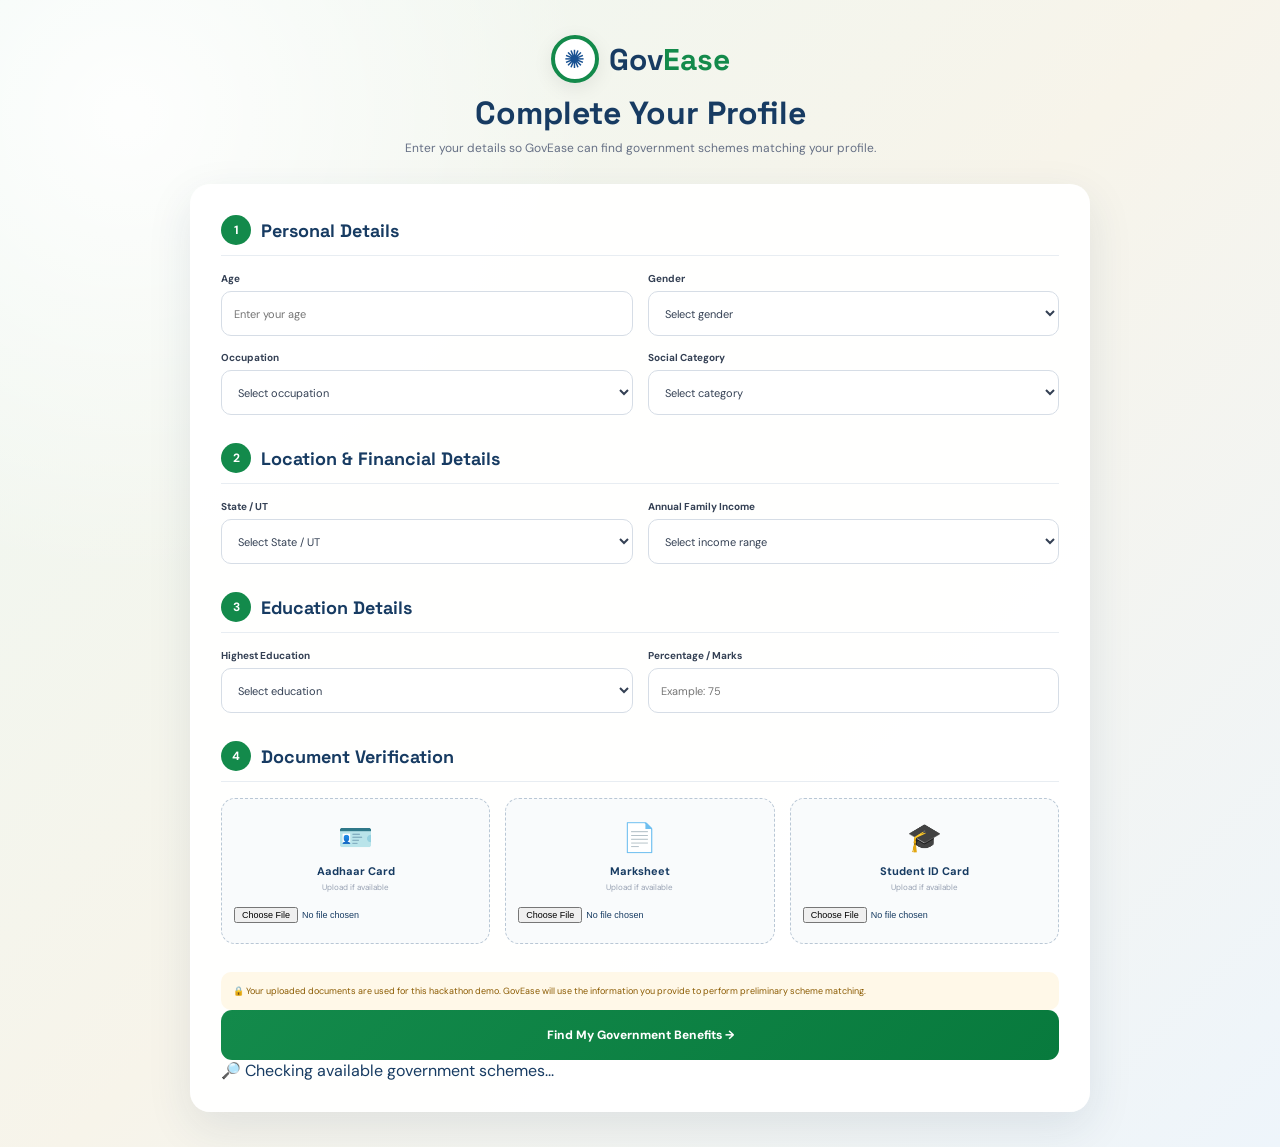
<file: js/details_old.html>
<!DOCTYPE html>
<html lang="en">
<head>

<meta charset="UTF-8">
<meta name="viewport" content="width=device-width, initial-scale=1.0">

<title>GovEase | Profile Details</title>

<link rel="preconnect" href="https://fonts.googleapis.com">
<link rel="preconnect" href="https://fonts.gstatic.com" crossorigin>

<link href="https://fonts.googleapis.com/css2?family=DM+Sans:wght@400;500;600;700&family=Space+Grotesk:wght@500;600;700&display=swap" rel="stylesheet">

<style>

*{
    margin:0;
    padding:0;
    box-sizing:border-box;
}

body{
    min-height:100vh;
    font-family:"DM Sans",sans-serif;
    background:
        radial-gradient(circle at 10% 10%, rgba(255,255,255,.9), transparent 30%),
        linear-gradient(135deg,#eef8f3,#f7f4ea,#eef5fb);
    color:#173b62;
}

.page{
    min-height:100vh;
    padding:35px 20px;
}

.container{
    width:min(900px,100%);
    margin:auto;
}

/* HEADER */

.header{
    text-align:center;
    margin-bottom:28px;
}

.logo{
    display:inline-flex;
    align-items:center;
    gap:10px;
    margin-bottom:10px;
}

.logoIcon{
    width:48px;
    height:48px;
    border-radius:50%;
    border:4px solid #138a4b;
    display:grid;
    place-items:center;
    color:#175091;
    font-size:25px;
    background:white;
    box-shadow:0 5px 20px rgba(0,0,0,.08);
}

.logoText{
    font-family:"Space Grotesk",sans-serif;
    font-size:30px;
    font-weight:700;
}

.logoText span{
    color:#138a4b;
}

.header h1{
    font-family:"Space Grotesk",sans-serif;
    font-size:32px;
}

.header p{
    margin-top:7px;
    color:#667085;
    font-size:12px;
}

/* CARD */

.card{
    background:rgba(255,255,255,.94);
    border:1px solid rgba(255,255,255,.8);
    border-radius:20px;
    padding:30px;
    box-shadow:0 15px 45px rgba(30,60,90,.10);
}

.section{
    margin-bottom:28px;
}

.sectionTitle{
    display:flex;
    align-items:center;
    gap:10px;
    padding-bottom:10px;
    margin-bottom:16px;
    border-bottom:1px solid #e8edf2;
}

.sectionNumber{
    width:30px;
    height:30px;
    border-radius:50%;
    display:grid;
    place-items:center;
    color:white;
    background:#138a4b;
    font-size:12px;
    font-weight:700;
}

.sectionTitle h2{
    font-family:"Space Grotesk",sans-serif;
    font-size:18px;
}

/* GRID */

.grid{
    display:grid;
    grid-template-columns:repeat(2,1fr);
    gap:15px;
}

.field label{
    display:block;
    margin-bottom:6px;
    font-size:10px;
    font-weight:700;
    color:#344054;
}

.field input,
.field select{
    width:100%;
    height:45px;
    padding:0 12px;
    border:1px solid #d6dde6;
    border-radius:10px;
    outline:none;
    background:white;
    color:#344054;
    font-family:"DM Sans",sans-serif;
    font-size:11px;
}

.field input:focus,
.field select:focus{
    border-color:#138a4b;
    box-shadow:0 0 0 3px rgba(19,138,75,.08);
}

/* DOCUMENTS */

.documents{
    display:grid;
    grid-template-columns:repeat(3,1fr);
    gap:15px;
}

.uploadBox{
    border:1.5px dashed #b9c7d5;
    border-radius:14px;
    padding:20px 12px;
    text-align:center;
    background:#f9fbfc;
    transition:.2s;
}

.uploadBox:hover{
    border-color:#138a4b;
    background:#f1faf5;
}

.uploadIcon{
    font-size:28px;
    margin-bottom:8px;
}

.uploadBox h3{
    font-size:11px;
    margin-bottom:4px;
}

.uploadBox p{
    color:#98a2b3;
    font-size:8px;
    margin-bottom:10px;
}

.uploadBox input{
    width:100%;
    font-size:9px;
}

.preview{
    display:none;
    width:100%;
    max-height:100px;
    object-fit:contain;
    margin-top:10px;
    border-radius:8px;
}

/* NOTE */

.note{
    padding:12px;
    border-radius:10px;
    background:#fff8e8;
    color:#8a5a00;
    font-size:9px;
    line-height:1.6;
}

/* ERROR */

#error{
    display:none;
    margin:15px 0;
    padding:11px;
    border-radius:9px;
    background:#fff1f2;
    border:1px solid #fecdd3;
    color:#b42318;
    font-size:10px;
}

/* SUCCESS */

#success{
    display:none;
    margin:15px 0;
    padding:11px;
    border-radius:9px;
    background:#ecfdf3;
    border:1px solid #abefc6;
    color:#067647;
    font-size:10px;
}

/* BUTTON */

button{
    width:100%;
    height:50px;
    border:0;
    border-radius:11px;
    background:linear-gradient(135deg,#138a4b,#087a3d);
    color:white;
    font-family:"DM Sans",sans-serif;
    font-size:12px;
    font-weight:800;
    cursor:pointer;
    transition:.2s;
}

button:hover{
    transform:translateY(-2px);
    box-shadow:0 8px 20px rgba(19,138,75,.20);
}

button:disabled{
    opacity:.65;
    cursor:not-allowed;
    transform:none;
}

.loading{
    display:none;
    margin-top:10px;
    text-align:center;
    color:#667085;
    font-size:9px;
}

/* RESPONSIVE */

@media(max-width:700px){

    .grid{
        grid-template-columns:1fr;
    }

    .documents{
        grid-template-columns:1fr;
    }

    .card{
        padding:20px;
    }

    .header h1{
        font-size:26px;
    }
}

</style>

</head>

<body>

<div class="page">

<div class="container">

<!-- HEADER -->

<div class="header">

    <div class="logo">

        <div class="logoIcon">✺</div>

        <div class="logoText">
            Gov<span>Ease</span>
        </div>

    </div>

    <h1>Complete Your Profile</h1>

    <p>
        Enter your details so GovEase can find government schemes matching your profile.
    </p>

</div>


<!-- CARD -->

<div class="card">

<form id="detailsForm">


<!-- PERSONAL DETAILS -->

<div class="section">

    <div class="sectionTitle">

        <div class="sectionNumber">1</div>

        <h2>Personal Details</h2>

    </div>


    <div class="grid">

        <div class="field">

            <label>Age</label>

            <input
                id="age"
                type="number"
                min="1"
                max="120"
                placeholder="Enter your age"
                required
            >

        </div>


        <div class="field">

            <label>Gender</label>

            <select id="gender" required>

                <option value="">
                    Select gender
                </option>

                <option value="Male">
                    Male
                </option>

                <option value="Female">
                    Female
                </option>

                <option value="Other">
                    Other
                </option>

            </select>

        </div>


        <div class="field">

            <label>Occupation</label>

            <select id="occupation" required>

                <option value="">
                    Select occupation
                </option>

                <option value="student">
                    Student
                </option>

                <option value="farmer">
                    Farmer
                </option>

                <option value="worker">
                    Worker
                </option>

                <option value="business">
                    Business
                </option>

                <option value="unemployed">
                    Unemployed
                </option>

                <option value="artisan">
                    Artisan
                </option>

                <option value="street_vendor">
                    Street Vendor
                </option>

                <option value="craftsperson">
                    Craftsperson
                </option>

                <option value="fisher">
                    Fisher
                </option>

                <option value="weaver">
                    Weaver
                </option>

                <option value="entrepreneur">
                    Entrepreneur
                </option>

                <option value="other">
                    Other
                </option>

            </select>

        </div>


        <div class="field">

            <label>Social Category</label>

            <select id="category" required>

                <option value="">
                    Select category
                </option>

                <option value="General">
                    General
                </option>

                <option value="OBC">
                    OBC
                </option>

                <option value="SC">
                    SC
                </option>

                <option value="ST">
                    ST
                </option>

                <option value="Other">
                    Other
                </option>

            </select>

        </div>

    </div>

</div>


<!-- LOCATION & FINANCIAL -->

<div class="section">

    <div class="sectionTitle">

        <div class="sectionNumber">2</div>

        <h2>Location & Financial Details</h2>

    </div>


    <div class="grid">

        <div class="field">

            <label>State / UT</label>

            <select id="state" required>

                <option value="">
                    Select State / UT
                </option>

                <option>Andhra Pradesh</option>
                <option>Arunachal Pradesh</option>
                <option>Assam</option>
                <option>Bihar</option>
                <option>Chhattisgarh</option>
                <option>Goa</option>
                <option>Gujarat</option>
                <option>Haryana</option>
                <option>Himachal Pradesh</option>
                <option>Jharkhand</option>
                <option>Karnataka</option>
                <option>Kerala</option>
                <option>Madhya Pradesh</option>
                <option>Maharashtra</option>
                <option>Manipur</option>
                <option>Meghalaya</option>
                <option>Mizoram</option>
                <option>Nagaland</option>
                <option>Odisha</option>
                <option>Punjab</option>
                <option>Rajasthan</option>
                <option>Sikkim</option>
                <option>Tamil Nadu</option>
                <option>Telangana</option>
                <option>Tripura</option>
                <option>Uttar Pradesh</option>
                <option>Uttarakhand</option>
                <option>West Bengal</option>
                <option>Andaman and Nicobar Islands</option>
                <option>Chandigarh</option>
                <option>Dadra and Nagar Haveli and Daman and Diu</option>
                <option>Delhi</option>
                <option>Jammu and Kashmir</option>
                <option>Ladakh</option>
                <option>Lakshadweep</option>
                <option>Puducherry</option>

            </select>

        </div>


        <div class="field">

            <label>Annual Family Income</label>

            <select id="income" required>

                <option value="">
                    Select income range
                </option>

                <option value="below_1_lakh">
                    Below ₹1 Lakh
                </option>

                <option value="1_2_lakh">
                    ₹1–2 Lakh
                </option>

                <option value="2_5_lakh">
                    ₹2–5 Lakh
                </option>

                <option value="5_8_lakh">
                    ₹5–8 Lakh
                </option>

                <option value="above_8_lakh">
                    Above ₹8 Lakh
                </option>

            </select>

        </div>

    </div>

</div>


<!-- EDUCATION -->

<div class="section">

    <div class="sectionTitle">

        <div class="sectionNumber">3</div>

        <h2>Education Details</h2>

    </div>


    <div class="grid">

        <div class="field">

            <label>Highest Education</label>

            <select id="education">

                <option value="">
                    Select education
                </option>

                <option value="10th">
                    10th
                </option>

                <option value="12th">
                    12th
                </option>

                <option value="diploma">
                    Diploma
                </option>

                <option value="graduate">
                    Graduate
                </option>

                <option value="postgraduate">
                    Postgraduate
                </option>

            </select>

        </div>


        <div class="field">

            <label>Percentage / Marks</label>

            <input
                id="percentage"
                type="number"
                min="0"
                max="100"
                step="0.01"
                placeholder="Example: 75"
            >

        </div>

    </div>

</div>


<!-- DOCUMENTS -->

<div class="section">

    <div class="sectionTitle">

        <div class="sectionNumber">4</div>

        <h2>Document Verification</h2>

    </div>


    <div class="documents">


        <div class="uploadBox">

            <div class="uploadIcon">🪪</div>

            <h3>Aadhaar Card</h3>

            <p>Upload if available</p>

            <input
                id="aadhaar"
                type="file"
                accept="image/*"
            >

            <img
                id="aadhaarPreview"
                class="preview"
                alt="Aadhaar preview"
            >

        </div>


        <div class="uploadBox">

            <div class="uploadIcon">📄</div>

            <h3>Marksheet</h3>

            <p>Upload if available</p>

            <input
                id="marksheet"
                type="file"
                accept="image/*"
            >

            <img
                id="marksheetPreview"
                class="preview"
                alt="Marksheet preview"
            >

        </div>


        <div class="uploadBox">

            <div class="uploadIcon">🎓</div>

            <h3>Student ID Card</h3>

            <p>Upload if available</p>

            <input
                id="studentId"
                type="file"
                accept="image/*"
            >

            <img
                id="studentIdPreview"
                class="preview"
                alt="Student ID preview"
            >

        </div>

    </div>

</div>


<div class="note">

    🔒 Your uploaded documents are used for this hackathon demo.
    GovEase will use the information you provide to perform preliminary
    scheme matching.

</div>


<div id="error"></div>

<div id="success"></div>


<button id="submitButton" type="submit">
    Find My Government Benefits →
</button>


<div id="loading">
    🔎 Checking available government schemes...
</div>


</form>

</div>

</div>

</div>


<script>

/* IMAGE PREVIEW */

function setupPreview(inputId, previewId){

    const input =
        document.getElementById(inputId);

    const preview =
        document.getElementById(previewId);

    input.addEventListener("change", function(){

        const file = this.files[0];

        if(!file){

            preview.style.display = "none";

            return;
        }

        if(!file.type.startsWith("image/")){

            this.value = "";

            showError(
                "Please upload an image file."
            );

            return;
        }

        const reader =
            new FileReader();

        reader.onload = function(event){

            preview.src =
                event.target.result;

            preview.style.display =
                "block";

        };

        reader.readAsDataURL(file);

    });

}


setupPreview(
    "aadhaar",
    "aadhaarPreview"
);

setupPreview(
    "marksheet",
    "marksheetPreview"
);

setupPreview(
    "studentId",
    "studentIdPreview"
);


/* FORM SUBMIT */

document
.getElementById("detailsForm")
.addEventListener(
    "submit",
    async function(event){

        event.preventDefault();

        const error =
            document.getElementById("error");

        const success =
            document.getElementById("success");

        const button =
            document.getElementById("submitButton");

        const loading =
            document.getElementById("loading");


        error.style.display = "none";

        success.style.display = "none";


        /* GET FORM DATA */

        const age =
            Number(
                document.getElementById("age").value
            );

        const gender =
            document.getElementById("gender").value;

        const occupation =
            document.getElementById("occupation").value;

        const category =
            document.getElementById("category").value;

        const state =
            document.getElementById("state").value;

        const income =
            document.getElementById("income").value;

        const education =
            document.getElementById("education").value;

        const percentageValue =
            document.getElementById("percentage").value;


        /* VALIDATION */

        if(!age || age < 1 || age > 120){

            showError(
                "Please enter a valid age."
            );

            return;
        }


        if(
            !gender ||
            !occupation ||
            !category ||
            !state ||
            !income
        ){

            showError(
                "Please complete all required profile details."
            );

            return;
        }


        /* DOCUMENTS */

        const aadhaar =
            document.getElementById("aadhaar")
            .files[0];

        const marksheet =
            document.getElementById("marksheet")
            .files[0];

        const studentId =
            document.getElementById("studentId")
            .files[0];


        /* PROFILE */

        const profile = {

            age: age,

            gender: gender,

            occupation: occupation,

            category: category,

            state: state,

            income: income,

            education:
                education === ""
                ? null
                : education,

            percentage:
                percentageValue === ""
                ? null
                : Number(percentageValue),

            documents: {

                aadhaar:
                    !!aadhaar,

                marksheet:
                    !!marksheet,

                studentId:
                    !!studentId

            }

        };


        /* START LOADING */

        button.disabled = true;

        loading.style.display = "block";


        try{

            /* CALL FLASK BACKEND */

            const response =
                await fetch(
                    "http://127.0.0.1:5000/api/check-eligibility",
                    {
                        method:"POST",

                        headers:{
                            "Content-Type":
                                "application/json"
                        },

                        body:
                            JSON.stringify(profile)
                    }
                );


            if(!response.ok){

                const errorData =
                    await response.json()
                    .catch(() => null);

                throw new Error(
                    errorData?.message ||
                    "Backend request failed."
                );

            }


            const result =
                await response.json();


            if(result.status !== "success"){

                throw new Error(
                    result.message ||
                    "Eligibility check failed."
                );

            }


            /* SAVE DATA */

            localStorage.setItem(
                "goveaseProfile",
                JSON.stringify(profile)
            );


            localStorage.setItem(
                "goveaseResults",
                JSON.stringify(result)
            );


            /* SUCCESS */

            success.textContent =
                "Eligibility checked successfully. Opening results...";

            success.style.display =
                "block";


            /* IMPORTANT:
               eligibility.html is inside js folder
            */

            setTimeout(function(){

                window.location.href =
                    "eligibility.html";

            }, 700);


        }
        catch(error){

            console.error(
                "GovEase Error:",
                error
            );


            showError(
                error.message ||
                "Backend connection failed. Please make sure Flask is running on port 5000."
            );


            button.disabled = false;

            loading.style.display = "none";

        }

    }
);


/* ERROR */

function showError(message){

    const error =
        document.getElementById("error");

    error.textContent =
        message;

    error.style.display =
        "block";

    window.scrollTo({
        top:0,
        behavior:"smooth"
    });

}

</script>

</body>
</html>
</file>
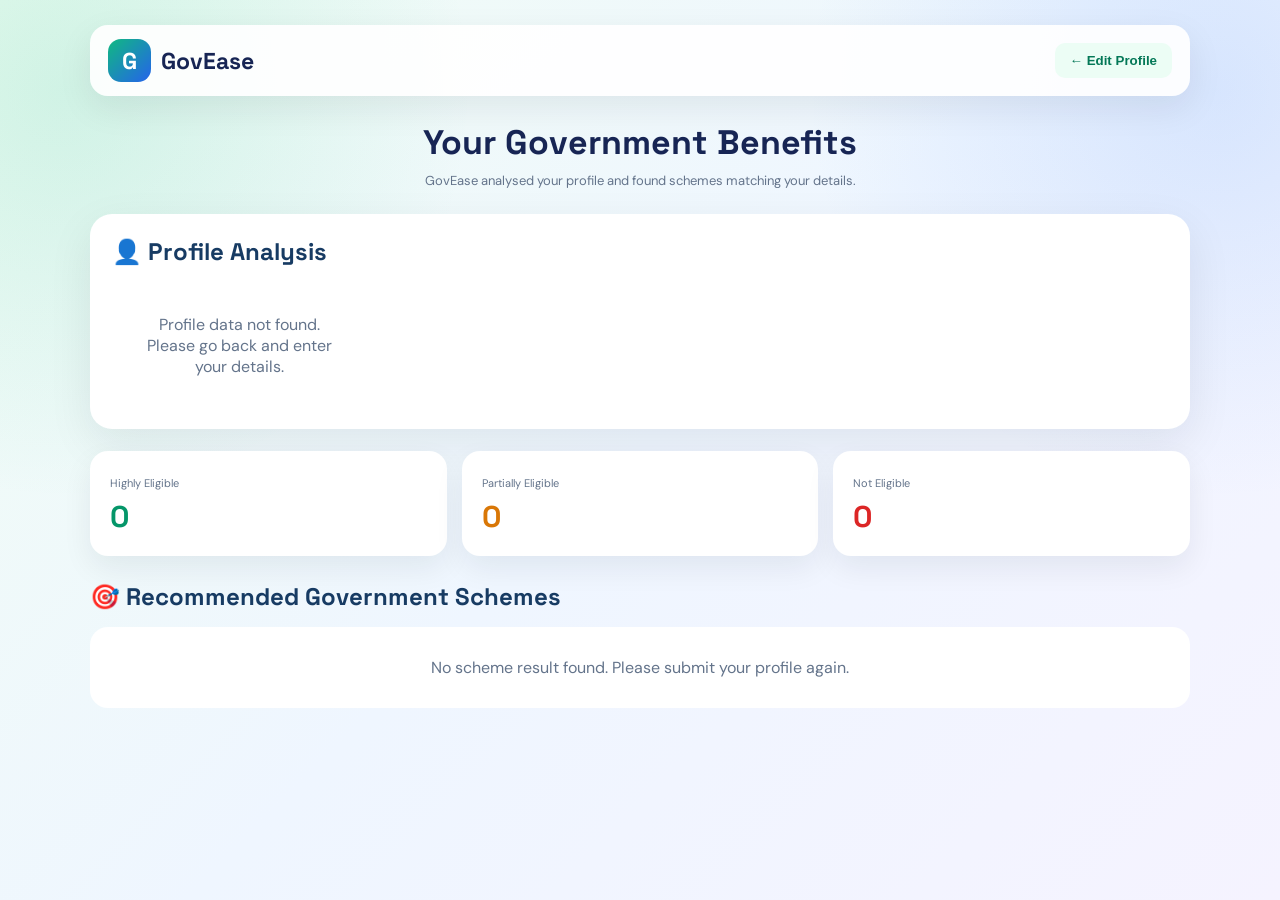
<file: js/eligibility.html>
<!DOCTYPE html>
<html lang="en">

<head>
    <meta charset="UTF-8">
    <meta name="viewport" content="width=device-width, initial-scale=1.0">

    <title>GovEase | Eligibility Results</title>

    <link rel="preconnect" href="https://fonts.googleapis.com">
    <link rel="preconnect" href="https://fonts.gstatic.com" crossorigin>

    <link href="https://fonts.googleapis.com/css2?family=DM+Sans:wght@400;500;600;700&family=Space+Grotesk:wght@500;600;700&display=swap"
        rel="stylesheet">

    <style>
        * {
            margin: 0;
            padding: 0;
            box-sizing: border-box;
        }

        body {
            min-height: 100vh;
            padding: 25px 15px;
            font-family: "DM Sans", sans-serif;
            color: #172033;

            background:
                radial-gradient(circle at 5% 10%,
                    rgba(16, 185, 129, .14),
                    transparent 28%),
                radial-gradient(circle at 95% 10%,
                    rgba(59, 130, 246, .14),
                    transparent 28%),
                linear-gradient(135deg,
                    #f0fdf4,
                    #eff6ff 50%,
                    #f5f3ff);
        }

        .container {
            width: min(1100px, 100%);
            margin: auto;
        }

        /* HEADER */

        .header {
            display: flex;
            justify-content: space-between;
            align-items: center;

            padding: 14px 18px;
            margin-bottom: 22px;

            background: rgba(255,255,255,.92);
            border-radius: 18px;

            box-shadow: 0 12px 35px rgba(15,23,42,.08);
        }

        .logo {
            display: flex;
            align-items: center;
            gap: 10px;

            font-family: "Space Grotesk";
            font-size: 23px;
            font-weight: 700;
            color: #172554;
        }

        .logoIcon {
            width: 43px;
            height: 43px;

            display: grid;
            place-items: center;

            border-radius: 13px;

            color: white;
            font-weight: 700;

            background: linear-gradient(135deg,#10b981,#2563eb);
        }

        .backBtn {
            border: none;
            padding: 10px 15px;
            border-radius: 10px;

            background: #ecfdf5;
            color: #047857;

            font-weight: 700;
            cursor: pointer;
        }

        /* TITLE */

        .title {
            text-align: center;
            margin: 25px 0;
        }

        .title h1 {
            font-family: "Space Grotesk";
            font-size: 34px;
            color: #172554;
            margin-bottom: 8px;
        }

        .title p {
            color: #64748b;
            font-size: 13px;
        }

        /* PROFILE */

        .profile {
            background: white;
            border-radius: 22px;
            padding: 22px;
            margin-bottom: 22px;

            box-shadow: 0 15px 45px rgba(15,23,42,.08);
        }

        .profile h2 {
            font-family: "Space Grotesk";
            color: #173b63;
            margin-bottom: 17px;
        }

        .profileGrid {
            display: grid;
            grid-template-columns: repeat(4,1fr);
            gap: 12px;
        }

        .profileItem {
            background: #f8fafc;
            padding: 14px;
            border-radius: 12px;
        }

        .profileItem span {
            display: block;
            font-size: 10px;
            color: #64748b;
            margin-bottom: 5px;
        }

        .profileItem strong {
            font-size: 13px;
            color: #172033;
        }

        /* SUMMARY */

        .summary {
            display: grid;
            grid-template-columns: repeat(3,1fr);
            gap: 15px;
            margin-bottom: 25px;
        }

        .summaryCard {
            padding: 20px;
            border-radius: 18px;
            background: white;
            box-shadow: 0 12px 30px rgba(15,23,42,.07);
        }

        .summaryCard span {
            font-size: 11px;
            color: #64748b;
        }

        .summaryCard strong {
            display: block;
            font-size: 30px;
            margin-top: 5px;
            font-family: "Space Grotesk";
        }

        .eligible strong {
            color: #059669;
        }

        .possible strong {
            color: #d97706;
        }

        .notEligible strong {
            color: #dc2626;
        }

        /* SCHEMES */

        .sectionTitle {
            font-family: "Space Grotesk";
            color: #173b63;
            margin-bottom: 15px;
        }

        .schemes {
            display: grid;
            gap: 15px;
        }

        .scheme {
            background: white;
            border-radius: 20px;
            padding: 22px;

            box-shadow: 0 12px 35px rgba(15,23,42,.08);
        }

        .schemeTop {
            display: flex;
            justify-content: space-between;
            gap: 15px;
        }

        .scheme h3 {
            font-family: "Space Grotesk";
            color: #172554;
            margin-bottom: 6px;
        }

        .category {
            font-size: 11px;
            color: #64748b;
        }

        .percentage {
            min-width: 90px;
            height: 40px;

            display: grid;
            place-items: center;

            border-radius: 12px;

            background: #ecfdf5;
            color: #047857;

            font-weight: 700;
        }

        .benefit {
            margin: 14px 0;
            color: #475569;
            font-size: 13px;
            line-height: 1.6;
        }

        .status {
            display: inline-block;
            padding: 7px 12px;
            border-radius: 20px;

            font-size: 10px;
            font-weight: 700;
        }

        .status.Eligible {
            background: #dcfce7;
            color: #15803d;
        }

        .status.Partially {
            background: #fef3c7;
            color: #b45309;
        }

        .status.Not {
            background: #fee2e2;
            color: #b91c1c;
        }

        .details {
            margin-top: 15px;
            padding-top: 15px;
            border-top: 1px solid #e5e7eb;
        }

        .details strong {
            display: block;
            margin-bottom: 7px;
            font-size: 11px;
            color: #334155;
        }

        .details ul {
            padding-left: 18px;
        }

        .details li {
            font-size: 11px;
            color: #64748b;
            margin-bottom: 4px;
        }

        .missing {
            color: #dc2626 !important;
        }

        .noResults {
            background: white;
            padding: 30px;
            border-radius: 18px;
            text-align: center;
            color: #64748b;
        }

        /* RESPONSIVE */

        @media(max-width:700px) {

            .profileGrid {
                grid-template-columns: 1fr 1fr;
            }

            .summary {
                grid-template-columns: 1fr;
            }

            .title h1 {
                font-size: 28px;
            }
        }

        @media(max-width:450px) {

            .profileGrid {
                grid-template-columns: 1fr;
            }

            .schemeTop {
                flex-direction: column;
            }

            .percentage {
                width: 100%;
            }
        }
    </style>
</head>

<body>

<div class="container">

    <!-- HEADER -->

    <div class="header">

        <div class="logo">

            <div class="logoIcon">
                G
            </div>

            GovEase

        </div>

        <button
            class="backBtn"
            onclick="goBack()">
            ← Edit Profile
        </button>

    </div>


    <!-- TITLE -->

    <div class="title">

        <h1>
            Your Government Benefits
        </h1>

        <p>
            GovEase analysed your profile and found
            schemes matching your details.
        </p>

    </div>


    <!-- PROFILE -->

    <div class="profile">

        <h2>
            👤 Profile Analysis
        </h2>

        <div
            class="profileGrid"
            id="profileGrid">
        </div>

    </div>


    <!-- SUMMARY -->

    <div class="summary">

        <div class="summaryCard eligible">

            <span>
                Highly Eligible
            </span>

            <strong id="eligibleCount">
                0
            </strong>

        </div>


        <div class="summaryCard possible">

            <span>
                Partially Eligible
            </span>

            <strong id="possibleCount">
                0
            </strong>

        </div>


        <div class="summaryCard notEligible">

            <span>
                Not Eligible
            </span>

            <strong id="notEligibleCount">
                0
            </strong>

        </div>

    </div>


    <!-- SCHEMES -->

    <h2 class="sectionTitle">
        🎯 Recommended Government Schemes
    </h2>

    <div
        class="schemes"
        id="schemes">
    </div>

</div>


<script>

    /* =========================
       LOAD DATA
    ========================= */

    const profile =
        JSON.parse(
            localStorage.getItem("goveaseProfile") || "null"
        );

    const result =
        JSON.parse(
            localStorage.getItem("goveaseResults") || "null"
        );


    /* =========================
       PROFILE
    ========================= */

    function showProfile() {

        const box =
            document.getElementById("profileGrid");

        if (!profile) {

            box.innerHTML = `
                <div class="noResults">
                    Profile data not found.
                    Please go back and enter your details.
                </div>
            `;

            return;
        }

        box.innerHTML = `

            <div class="profileItem">
                <span>Age</span>
                <strong>${profile.age}</strong>
            </div>

            <div class="profileItem">
                <span>Gender</span>
                <strong>${profile.gender}</strong>
            </div>

            <div class="profileItem">
                <span>Occupation</span>
                <strong>${formatText(profile.occupation)}</strong>
            </div>

            <div class="profileItem">
                <span>Category</span>
                <strong>${profile.category}</strong>
            </div>

            <div class="profileItem">
                <span>State</span>
                <strong>${profile.state}</strong>
            </div>

            <div class="profileItem">
                <span>Income</span>
                <strong>${formatIncome(profile.income)}</strong>
            </div>

            <div class="profileItem">
                <span>Education</span>
                <strong>${profile.education}</strong>
            </div>

            <div class="profileItem">
                <span>Percentage</span>
                <strong>${profile.percentage}%</strong>
            </div>

        `;
    }


    /* =========================
       SUMMARY
    ========================= */

    function showSummary() {

        if (!result) return;

        const summary =
            result.summary || {};

        document.getElementById(
            "eligibleCount"
        ).textContent =
            summary.eligible || 0;

        document.getElementById(
            "possibleCount"
        ).textContent =
            summary.possible || 0;

        document.getElementById(
            "notEligibleCount"
        ).textContent =
            summary.not_eligible || 0;
    }


    /* =========================
       SCHEMES
    ========================= */

    function showSchemes() {

        const container =
            document.getElementById("schemes");

        if (!result || !result.schemes) {

            container.innerHTML = `
                <div class="noResults">
                    No scheme result found.
                    Please submit your profile again.
                </div>
            `;

            return;
        }

        if (result.schemes.length === 0) {

            container.innerHTML = `
                <div class="noResults">
                    No government schemes found.
                </div>
            `;

            return;
        }


        container.innerHTML =
            result.schemes.map(
                scheme => createSchemeCard(scheme)
            ).join("");
    }


    /* =========================
       SCHEME CARD
    ========================= */

    function createSchemeCard(scheme) {

        const percentage =
            Number(
                scheme.eligibility_percentage || 0
            );

        let statusClass = "Not";

        if (scheme.status === "Eligible") {

            statusClass = "Eligible";

        } else if (
            scheme.status === "Partially Eligible"
        ) {

            statusClass = "Partially";

        }


        let reasonsHTML = "";

        if (
            scheme.reasons &&
            scheme.reasons.length
        ) {

            reasonsHTML = `

                <div class="details">

                    <strong>
                        Why this result?
                    </strong>

                    <ul>

                        ${scheme.reasons.map(
                            reason =>
                            `<li>${reason}</li>`
                        ).join("")}

                    </ul>

                </div>

            `;
        }


        let missingHTML = "";

        if (
            scheme.missing_documents &&
            scheme.missing_documents.length
        ) {

            missingHTML = `

                <div class="details">

                    <strong class="missing">
                        Missing Documents
                    </strong>

                    <ul>

                        ${scheme.missing_documents.map(
                            doc =>
                            `<li class="missing">
                                ${formatDocument(doc)}
                            </li>`
                        ).join("")}

                    </ul>

                </div>

            `;
        }


        return `

            <div class="scheme">

                <div class="schemeTop">

                    <div>

                        <h3>
                            ${scheme.scheme_name || "Government Scheme"}
                        </h3>

                        <div class="category">
                            ${scheme.category || "Government Scheme"}
                        </div>

                    </div>

                    <div class="percentage">
                        ${percentage}% Match
                    </div>

                </div>


                <div class="benefit">

                    <strong>
                        Benefit:
                    </strong>

                    ${scheme.benefit || "Government benefit available to eligible beneficiaries."}

                </div>


                <span class="status ${statusClass}">
                    ${scheme.status || "Result"}
                </span>


                ${reasonsHTML}

                ${missingHTML}

            </div>

        `;
    }


    /* =========================
       HELPERS
    ========================= */

    function formatText(value) {

        if (!value) return "Not specified";

        return value
            .replaceAll("_", " ")
            .replace(/\b\w/g, c => c.toUpperCase());
    }


    function formatIncome(value) {

        const incomeMap = {

            "below_1_lakh": "Below ₹1 Lakh",

            "1_2_lakh": "₹1–2 Lakh",

            "2_5_lakh": "₹2–5 Lakh",

            "5_8_lakh": "₹5–8 Lakh",

            "above_8_lakh": "Above ₹8 Lakh"

        };

        return incomeMap[value] || value || "Not specified";
    }


    function formatDocument(value) {

        const documentMap = {

            aadhaar: "Aadhaar Card",

            marksheet: "Marksheet",

            studentId: "Student ID Card",

            disabilityCertificate:
                "Disability Certificate"

        };

        return documentMap[value] || formatText(value);
    }


    /* =========================
       BACK BUTTON
    ========================= */

    function goBack() {

        window.location.href =
            "details.html";

    }


    /* =========================
       START
    ========================= */

    showProfile();

    showSummary();

    showSchemes();

</script>

</body>
</html>
</file>
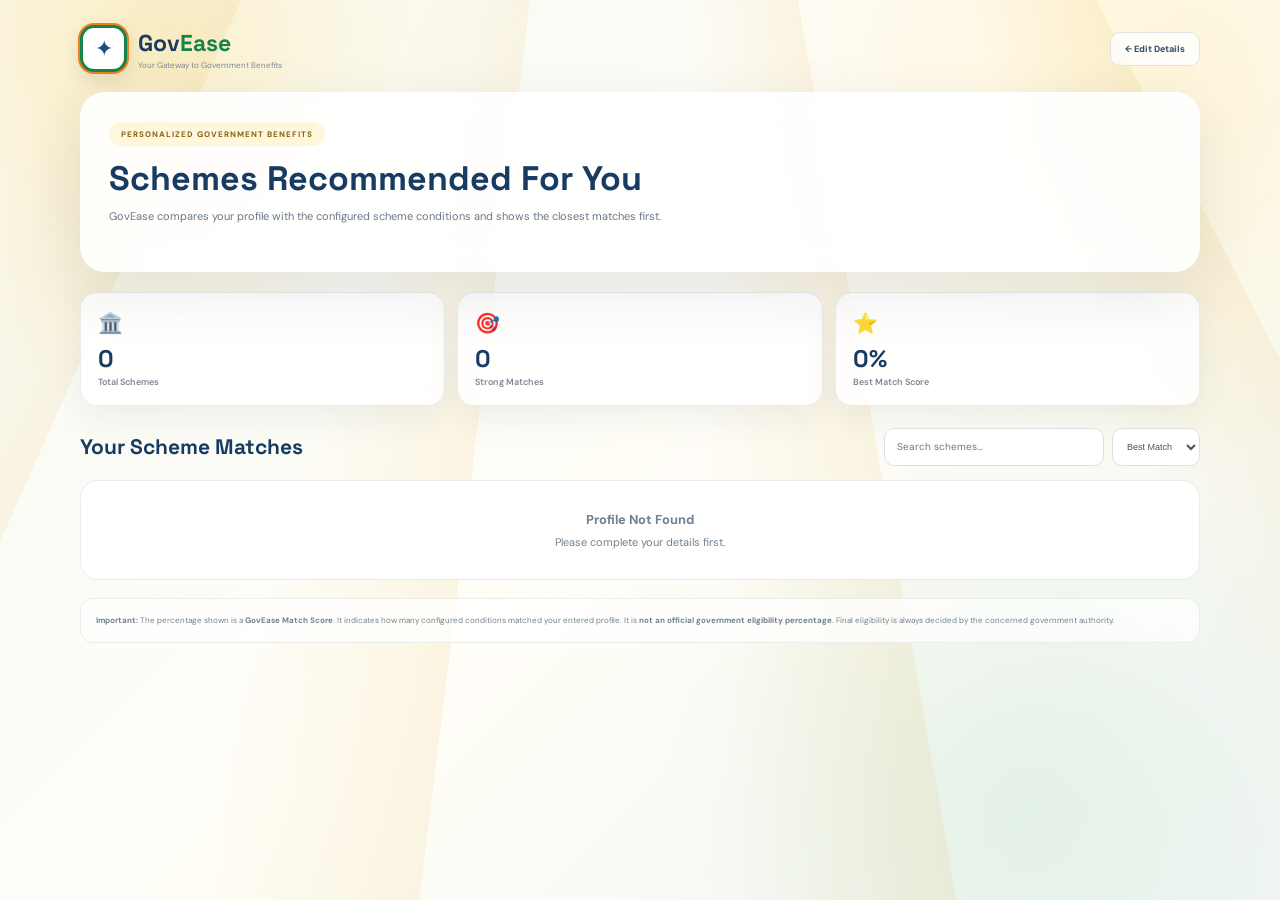
<file: js/schemes.html>
<!DOCTYPE html>
<html lang="en">
<head>
<meta charset="UTF-8">
<meta name="viewport" content="width=device-width, initial-scale=1.0">

<title>GovEase | Government Schemes</title>

<link rel="preconnect" href="https://fonts.googleapis.com">
<link rel="preconnect" href="https://fonts.gstatic.com" crossorigin>
<link href="https://fonts.googleapis.com/css2?family=DM+Sans:wght@400;500;600;700&family=Space+Grotesk:wght@500;600;700;800&display=swap" rel="stylesheet">

<style>

*{
    margin:0;
    padding:0;
    box-sizing:border-box;
}

body{
    min-height:100vh;
    font-family:"DM Sans",sans-serif;
    color:#17324d;
    overflow-x:hidden;

    background:
        radial-gradient(circle at 10% 5%,rgba(255,213,92,.30),transparent 24%),
        radial-gradient(circle at 90% 10%,rgba(255,236,180,.45),transparent 28%),
        radial-gradient(circle at 80% 90%,rgba(90,180,130,.12),transparent 28%),
        linear-gradient(135deg,#f8faf7,#fffdf6,#f3f7f5);
}


/* =========================================
   GOLDEN RAYS
========================================= */

body::before{
    content:"";
    position:fixed;
    width:150vw;
    height:150vw;
    left:-25vw;
    top:-70vw;
    pointer-events:none;

    background:
        repeating-conic-gradient(
            from 0deg at 50% 0%,
            rgba(226,174,55,.10) 0deg,
            transparent 7deg,
            transparent 17deg
        );

    animation:goldenRays 25s linear infinite;
}

@keyframes goldenRays{

    from{
        transform:rotate(0deg);
    }

    to{
        transform:rotate(360deg);
    }

}


/* =========================================
   PAGE
========================================= */

.page{
    width:min(1120px,94%);
    margin:auto;
    padding:25px 0 45px;
    position:relative;
    z-index:2;
}


/* =========================================
   HEADER
========================================= */

.header{
    display:flex;
    justify-content:space-between;
    align-items:center;
    margin-bottom:20px;
}

.brand{
    display:flex;
    align-items:center;
    gap:11px;
}

.brandIcon{
    width:47px;
    height:47px;

    display:grid;
    place-items:center;

    border-radius:14px;

    background:white;

    border:3px solid #16844a;

    box-shadow:
        0 0 0 2px #f47c20,
        0 8px 20px rgba(30,60,50,.12);

    color:#174e86;
    font-size:22px;
}

.brandName{
    color:#173b62;
    font-family:"Space Grotesk",sans-serif;
    font-size:23px;
    font-weight:800;
}

.brandName span{
    color:#16844a;
}

.brandSub{
    margin-top:2px;
    color:#7b8792;
    font-size:8px;
}

.back{
    padding:10px 14px;

    border-radius:10px;

    text-decoration:none;

    color:#36516b;
    background:rgba(255,255,255,.78);

    border:1px solid #dfe5e3;

    font-size:9px;
    font-weight:800;
}


/* =========================================
   HERO
========================================= */

.hero{
    padding:28px;
    margin-bottom:20px;

    border-radius:25px;

    background:rgba(255,255,255,.90);

    border:1px solid rgba(255,255,255,.95);

    box-shadow:
        0 20px 60px rgba(35,55,70,.11);

    backdrop-filter:blur(14px);
}

.badge{
    display:inline-block;

    padding:7px 12px;

    border-radius:20px;

    background:#fff7dc;
    color:#8a6418;

    font-size:8px;
    font-weight:800;
    letter-spacing:1px;
}

.hero h1{
    margin-top:11px;

    color:#173b62;

    font-family:"Space Grotesk",sans-serif;

    font-size:34px;
}

.hero p{
    max-width:750px;

    margin-top:7px;

    color:#687788;

    font-size:11px;
    line-height:1.7;
}


/* =========================================
   PROFILE
========================================= */

.profile{
    display:flex;
    flex-wrap:wrap;
    gap:7px;

    margin-top:17px;
}

.profileTag{
    padding:8px 11px;

    border-radius:20px;

    color:#496176;

    background:#f4f7f5;

    border:1px solid #e3eae5;

    font-size:9px;
    font-weight:700;
}


/* =========================================
   DASHBOARD
========================================= */

.dashboard{
    display:grid;

    grid-template-columns:
        repeat(3,1fr);

    gap:12px;

    margin-bottom:22px;
}

.dashboardCard{
    padding:17px;

    border-radius:17px;

    background:rgba(255,255,255,.90);

    border:1px solid #e8ece9;

    box-shadow:0 12px 35px rgba(35,55,70,.07);
}

.dashboardIcon{
    font-size:20px;
}

.dashboardNumber{
    margin-top:7px;

    color:#173b62;

    font-family:"Space Grotesk",sans-serif;

    font-size:24px;
    font-weight:800;
}

.dashboardText{
    margin-top:2px;

    color:#7b8792;

    font-size:9px;
    font-weight:600;
}


/* =========================================
   TOOLBAR
========================================= */

.toolbar{
    display:flex;
    justify-content:space-between;
    align-items:center;

    gap:12px;

    margin-bottom:14px;
}

.toolbarTitle{
    color:#173b62;

    font-family:"Space Grotesk",sans-serif;

    font-size:21px;
    font-weight:800;
}

.toolbarRight{
    display:flex;
    align-items:center;
    gap:8px;
}

.search{
    width:220px;
    height:38px;

    padding:0 12px;

    border:1px solid #dce3df;

    border-radius:10px;

    outline:none;

    background:white;

    color:#344054;

    font-family:"DM Sans",sans-serif;

    font-size:10px;
}

.search:focus{
    border-color:#16844a;

    box-shadow:
        0 0 0 3px rgba(22,132,74,.08);
}

.sort{
    height:38px;

    padding:0 10px;

    border:1px solid #dce3df;

    border-radius:10px;

    background:white;

    color:#475467;

    font-size:9px;
}


/* =========================================
   SCHEME CARD
========================================= */

.scheme{
    margin-bottom:16px;

    padding:22px;

    border-radius:21px;

    background:rgba(255,255,255,.94);

    border:1px solid #e8ece9;

    box-shadow:
        0 16px 45px rgba(35,55,70,.09);

    transition:.25s;
}

.scheme:hover{
    transform:translateY(-2px);

    box-shadow:
        0 20px 55px rgba(35,55,70,.13);
}

.schemeTop{
    display:flex;

    justify-content:space-between;

    align-items:flex-start;

    gap:15px;
}

.schemeName{
    color:#173b62;

    font-family:"Space Grotesk",sans-serif;

    font-size:20px;

    font-weight:800;
}

.category{
    margin-top:4px;

    color:#8b98a4;

    font-size:8px;

    font-weight:800;

    text-transform:uppercase;

    letter-spacing:.7px;
}

.status{
    padding:8px 11px;

    border-radius:10px;

    white-space:nowrap;

    font-size:9px;

    font-weight:800;
}

.green{
    color:#166534;

    background:#ecfdf3;

    border:1px solid #bbf7d0;
}

.yellow{
    color:#92400e;

    background:#fffbeb;

    border:1px solid #fde68a;
}

.red{
    color:#b42318;

    background:#fff1f2;

    border:1px solid #fecdd3;
}


/* =========================================
   SCORE
========================================= */

.scoreArea{
    display:flex;

    align-items:center;

    gap:15px;

    margin:17px 0;

    padding:14px;

    border-radius:15px;

    background:#f8faf8;

    border:1px solid #edf1ee;
}

.scoreCircle{
    width:68px;
    height:68px;

    flex-shrink:0;

    display:grid;
    place-items:center;

    border-radius:50%;

    background:
        linear-gradient(135deg,#fff8dc,#edf8f1);

    border:4px solid white;

    box-shadow:
        0 5px 18px rgba(80,100,80,.12);

    color:#17623f;

    font-family:"Space Grotesk",sans-serif;

    font-size:17px;

    font-weight:800;
}

.scoreText{
    color:#73808c;

    font-size:9px;

    line-height:1.7;
}

.scoreText strong{
    display:block;

    margin-bottom:2px;

    color:#344054;

    font-size:12px;
}


/* =========================================
   PROGRESS BAR
========================================= */

.progress{
    height:7px;

    margin-top:9px;

    overflow:hidden;

    border-radius:10px;

    background:#e8eeea;
}

.progressFill{
    height:100%;

    border-radius:10px;

    background:
        linear-gradient(
            90deg,
            #16844a,
            #dcae39
        );

    transition:width 1s ease;
}


/* =========================================
   CONDITIONS
========================================= */

.conditionTitle{
    margin-bottom:9px;

    color:#344054;

    font-family:"Space Grotesk",sans-serif;

    font-size:13px;

    font-weight:700;
}

.conditions{
    display:grid;

    grid-template-columns:1fr 1fr;

    gap:7px;

    margin-bottom:16px;
}

.condition{
    padding:9px 11px;

    border-radius:9px;

    font-size:9px;

    line-height:1.5;
}

.pass{
    color:#166534;

    background:#f0fdf4;

    border:1px solid #dcfce7;
}

.fail{
    color:#b42318;

    background:#fff1f2;

    border:1px solid #ffe4e6;
}


/* =========================================
   INFO
========================================= */

.infoGrid{
    display:grid;

    grid-template-columns:1fr 1fr;

    gap:10px;
}

.info{
    padding:13px;

    border-radius:13px;

    background:#fafcfb;

    border:1px solid #e7ece9;
}

.infoTitle{
    margin-bottom:5px;

    color:#7a8793;

    font-size:8px;

    font-weight:800;

    text-transform:uppercase;

    letter-spacing:.5px;
}

.infoText{
    color:#45576a;

    font-size:9px;

    line-height:1.6;
}


/* =========================================
   DETAILS
========================================= */

.details{
    display:none;

    margin-top:16px;

    padding-top:16px;

    border-top:1px solid #e7ece9;
}

.details.open{
    display:block;
}

.details h3{
    margin-bottom:6px;

    color:#344054;

    font-family:"Space Grotesk",sans-serif;

    font-size:13px;
}

.details p,
.details li{
    color:#6b7885;

    font-size:9px;

    line-height:1.7;
}

.details ul{
    margin:0 0 13px 17px;
}

.viewBtn{
    width:100%;

    margin-top:14px;

    padding:11px;

    border:0;

    border-radius:10px;

    background:#f0f6f2;

    color:#17623f;

    font-family:"DM Sans",sans-serif;

    font-size:9px;

    font-weight:800;

    cursor:pointer;
}

.viewBtn:hover{
    background:#e5f1e9;
}


/* =========================================
   OFFICIAL LINK
========================================= */

.official{
    display:inline-block;

    margin-top:13px;

    padding:10px 13px;

    border-radius:10px;

    text-decoration:none;

    color:white;

    background:#174e86;

    font-size:9px;

    font-weight:800;
}


/* =========================================
   NO RESULT
========================================= */

.noResult{
    padding:30px;

    border-radius:18px;

    text-align:center;

    background:white;

    border:1px solid #e7ece9;

    color:#71808d;

    font-size:11px;
}


/* =========================================
   NOTE
========================================= */

.note{
    margin-top:18px;

    padding:15px;

    border-radius:13px;

    background:rgba(255,255,255,.75);

    border:1px solid #e7ece9;

    color:#71808d;

    font-size:8px;

    line-height:1.7;
}


/* =========================================
   RESPONSIVE
========================================= */

@media(max-width:700px){

    .page{
        width:94%;
        padding-top:17px;
    }

    .hero{
        padding:21px;
    }

    .hero h1{
        font-size:27px;
    }

    .dashboard{
        grid-template-columns:1fr;
    }

    .toolbar{
        align-items:stretch;

        flex-direction:column;
    }

    .toolbarRight{
        width:100%;
    }

    .search{
        width:100%;
    }

    .scheme{
        padding:18px;
    }

    .schemeTop{
        flex-direction:column;
    }

    .status{
        width:100%;
        text-align:center;
    }

    .conditions,
    .infoGrid{
        grid-template-columns:1fr;
    }

}

</style>
</head>


<body>

<div class="page">


<!-- =========================================
     HEADER
========================================= -->

<div class="header">

    <div class="brand">

        <div class="brandIcon">
            ✦
        </div>

        <div>

            <div class="brandName">
                Gov<span>Ease</span>
            </div>

            <div class="brandSub">
                Your Gateway to Government Benefits
            </div>

        </div>

    </div>


    <a
        href="details.html"
        class="back"
    >
        ← Edit Details
    </a>

</div>


<!-- =========================================
     HERO
========================================= -->

<div class="hero">

    <div class="badge">
        PERSONALIZED GOVERNMENT BENEFITS
    </div>

    <h1>
        Schemes Recommended For You
    </h1>

    <p>
        GovEase compares your profile with the
        configured scheme conditions and shows
        the closest matches first.
    </p>


    <div
        id="profile"
        class="profile"
    ></div>

</div>


<!-- =========================================
     DASHBOARD
========================================= -->

<div class="dashboard">


    <div class="dashboardCard">

        <div class="dashboardIcon">
            🏛️
        </div>

        <div
            id="totalSchemes"
            class="dashboardNumber"
        >
            0
        </div>

        <div class="dashboardText">
            Total Schemes
        </div>

    </div>


    <div class="dashboardCard">

        <div class="dashboardIcon">
            🎯
        </div>

        <div
            id="strongMatches"
            class="dashboardNumber"
        >
            0
        </div>

        <div class="dashboardText">
            Strong Matches
        </div>

    </div>


    <div class="dashboardCard">

        <div class="dashboardIcon">
            ⭐
        </div>

        <div
            id="bestScore"
            class="dashboardNumber"
        >
            0%
        </div>

        <div class="dashboardText">
            Best Match Score
        </div>

    </div>


</div>


<!-- =========================================
     TOOLBAR
========================================= -->

<div class="toolbar">

    <div class="toolbarTitle">
        Your Scheme Matches
    </div>


    <div class="toolbarRight">

        <input
            id="search"
            class="search"
            type="search"
            placeholder="Search schemes..."
        >


        <select
            id="sort"
            class="sort"
        >

            <option value="score">
                Best Match
            </option>

            <option value="name">
                Name
            </option>

        </select>

    </div>

</div>


<!-- =========================================
     SCHEME LIST
========================================= -->

<div id="schemeList"></div>


<!-- =========================================
     NOTE
========================================= -->

<div class="note">

    <strong>Important:</strong>
    The percentage shown is a
    <strong>GovEase Match Score</strong>.
    It indicates how many configured conditions
    matched your entered profile. It is
    <strong>not an official government eligibility percentage</strong>.
    Final eligibility is always decided by the concerned
    government authority.

</div>


</div>


<script>

/* =========================================
   GET USER DETAILS
========================================= */

const stored =
    localStorage.getItem("userDetails");

const list =
    document.getElementById("schemeList");


if(!stored){

    list.innerHTML = `

        <div class="noResult">

            <h3>
                Profile Not Found
            </h3>

            <p style="margin-top:7px;">
                Please complete your details first.
            </p>

        </div>

    `;

}
else{

    const user =
        JSON.parse(stored);


    /* =====================================
       PROFILE
    ===================================== */

    document.getElementById("profile").innerHTML = `

        <span class="profileTag">
            👤 ${safe(user.name)}
        </span>

        <span class="profileTag">
            🎂 ${safe(user.age)} years
        </span>

        <span class="profileTag">
            📍 ${safe(user.state)}
        </span>

        <span class="profileTag">
            🎓 ${safe(user.education)}
        </span>

        <span class="profileTag">
            📊 ${safe(user.percentage)}%
        </span>

        <span class="profileTag">
            ${safe(user.category)}
        </span>

    `;


    /* =====================================
       SCHEME DATABASE
    ===================================== */

    const schemes = [

        {

            name:"Post-Matric Scholarship",

            category:"Education • Scholarship",

            benefit:
                "Financial assistance may be available to eligible students under the applicable scholarship programme.",

            eligibility:
                "Eligibility depends on the applicable post-matric scholarship rules, category, income and other conditions.",

            description:
                "This category represents post-matric scholarship opportunities for eligible students.",

            documents:[
                "Aadhaar / valid ID",
                "Latest marksheet",
                "Bank account details",
                "Income / category documents where applicable"
            ],

            link:
                "https://scholarships.gov.in/",

            rules:[

                {
                    label:"Post-matric education",
                    pass:[
                        "12th",
                        "diploma",
                        "graduate",
                        "postgraduate"
                    ].includes(user.education)
                },

                {
                    label:"Percentage information provided",
                    pass:
                        Number(user.percentage) >= 0
                },

                {
                    label:"Marksheet selected",
                    pass:
                        Boolean(
                            user.documents &&
                            user.documents.marksheet
                        )
                },

                {
                    label:"Identity document selected",
                    pass:
                        Boolean(
                            user.documents &&
                            user.documents.idDocument
                        )
                }

            ]

        },


        {

            name:"PM-KISAN Samman Nidhi",

            category:"Agriculture • Income Support",

            benefit:
                "Eligible farmer families may receive income support under the applicable PM-KISAN rules.",

            eligibility:
                "Eligibility depends on landholding status, exclusions and other official conditions.",

            description:
                "PM-KISAN provides income support to eligible landholding farmer families subject to official conditions.",

            documents:[
                "Aadhaar / valid ID",
                "Land-related records",
                "Bank account details"
            ],

            link:
                "https://pmkisan.gov.in/",

            rules:[

                {
                    label:"Farmer occupation",
                    pass:
                        user.occupation === "farmer"
                },

                {
                    label:"Age 18 or above",
                    pass:
                        Number(user.age) >= 18
                },

                {
                    label:"Identity document selected",
                    pass:
                        Boolean(
                            user.documents &&
                            user.documents.idDocument
                        )
                },

                {
                    label:"State information provided",
                    pass:
                        Boolean(user.state)
                }

            ]

        },


        {

            name:"Pradhan Mantri Ujjwala Yojana",

            category:"Women • LPG Support",

            benefit:
                "Eligible beneficiaries may receive support under the applicable Ujjwala Yojana provisions.",

            eligibility:
                "Eligibility depends on the official household and beneficiary conditions.",

            description:
                "The scheme supports eligible adult women from households meeting the prescribed conditions.",

            documents:[
                "Aadhaar / valid ID",
                "Address / household information",
                "Bank details where applicable"
            ],

            link:
                "https://www.pmuy.gov.in/",

            rules:[

                {
                    label:"Age 18 or above",
                    pass:
                        Number(user.age) >= 18
                },

                {
                    label:"Female applicant",
                    pass:
                        user.gender === "Female"
                },

                {
                    label:"Identity document selected",
                    pass:
                        Boolean(
                            user.documents &&
                            user.documents.idDocument
                        )
                },

                {
                    label:"State information provided",
                    pass:
                        Boolean(user.state)
                }

            ]

        },


        {

            name:"PM-AJAY",

            category:"Social Justice • SC",

            benefit:
                "Eligible beneficiaries may receive support through applicable PM-AJAY components.",

            eligibility:
                "Eligibility depends on the applicable component and prescribed government conditions.",

            description:
                "PM-AJAY focuses on socio-economic development through applicable interventions.",

            documents:[
                "Aadhaar / valid ID",
                "Category certificate where applicable",
                "Education documents where applicable"
            ],

            link:
                "https://socialjustice.gov.in/",

            rules:[

                {
                    label:"SC category",
                    pass:
                        user.category === "SC"
                },

                {
                    label:"Education information provided",
                    pass:
                        Boolean(user.education)
                },

                {
                    label:"Identity document selected",
                    pass:
                        Boolean(
                            user.documents &&
                            user.documents.idDocument
                        )
                },

                {
                    label:"Age information provided",
                    pass:
                        Number(user.age) > 0
                }

            ]

        },


        {

            name:"Merit-Based Education Support",

            category:"Education • Merit",

            benefit:
                "Education assistance may be available under applicable merit-based programmes.",

            eligibility:
                "Eligibility depends on the particular programme's academic and other conditions.",

            description:
                "GovEase uses this category to demonstrate academic-performance based matching.",

            documents:[
                "Aadhaar / valid ID",
                "Latest marksheet",
                "Student documents"
            ],

            link:
                "https://www.myscheme.gov.in/",

            rules:[

                {
                    label:"Student occupation",
                    pass:
                        user.occupation === "student"
                },

                {
                    label:"Percentage 60% or above",
                    pass:
                        Number(user.percentage) >= 60
                },

                {
                    label:"Marksheet selected",
                    pass:
                        Boolean(
                            user.documents &&
                            user.documents.marksheet
                        )
                },

                {
                    label:"Education information provided",
                    pass:
                        Boolean(user.education)
                }

            ]

        }

    ];


    /* =====================================
       CALCULATE SCORES
    ===================================== */

    let results =
        schemes.map(function(scheme){

            let passed = 0;

            scheme.rules.forEach(function(rule){

                if(rule.pass){
                    passed++;
                }

            });


            const total =
                scheme.rules.length;


            const score =
                Math.round(
                    (passed / total) * 100
                );


            let status;
            let statusClass;


            if(score === 100){

                status =
                    "ELIGIBLE MATCH";

                statusClass =
                    "green";

            }
            else if(score >= 75){

                status =
                    "STRONG MATCH";

                statusClass =
                    "green";

            }
            else if(score >= 50){

                status =
                    "PARTIAL MATCH";

                statusClass =
                    "yellow";

            }
            else{

                status =
                    "LOW MATCH";

                statusClass =
                    "red";

            }


            return {

                scheme:scheme,
                passed:passed,
                total:total,
                score:score,
                status:status,
                statusClass:statusClass

            };

        });


    /* =====================================
       DASHBOARD
    ===================================== */

    document.getElementById("totalSchemes")
        .textContent = schemes.length;


    document.getElementById("strongMatches")
        .textContent =
        results.filter(function(item){

            return item.score >= 75;

        }).length;


    const best =
        Math.max.apply(
            null,
            results.map(function(item){

                return item.score;

            })
        );


    document.getElementById("bestScore")
        .textContent =
        best + "%";


    /* =====================================
       RENDER
    ===================================== */

    function render(){

        const searchValue =
            document.getElementById("search")
            .value
            .toLowerCase()
            .trim();


        const sortValue =
            document.getElementById("sort").value;


        let filtered =
            results.filter(function(item){

                return (

                    item.scheme.name
                    .toLowerCase()
                    .includes(searchValue)

                    ||

                    item.scheme.category
                    .toLowerCase()
                    .includes(searchValue)

                );

            });


        filtered.sort(function(a,b){

            if(sortValue === "name"){

                return a.scheme.name
                    .localeCompare(
                        b.scheme.name
                    );

            }

            return b.score - a.score;

        });


        list.innerHTML = "";


        if(filtered.length === 0){

            list.innerHTML = `

                <div class="noResult">

                    No scheme found.

                    <div style="
                        margin-top:6px;
                        font-size:9px;
                    ">
                        Try another search.
                    </div>

                </div>

            `;

            return;

        }


        filtered.forEach(function(result){

            createCard(result);

        });

    }


    /* =====================================
       CREATE CARD
    ===================================== */

    function createCard(result){

        const scheme =
            result.scheme;


        let conditions = "";


        scheme.rules.forEach(function(rule){

            conditions += `

                <div class="
                    condition
                    ${rule.pass ? "pass" : "fail"}
                ">

                    ${rule.pass ? "✓" : "✕"}

                    ${safe(rule.label)}

                </div>

            `;

        });


        let documents = "";


        scheme.documents.forEach(function(doc){

            documents += `

                <li>
                    ${safe(doc)}
                </li>

            `;

        });


        const card =
            document.createElement("div");


        card.className =
            "scheme";


        card.innerHTML = `

            <div class="schemeTop">

                <div>

                    <div class="schemeName">
                        ${safe(scheme.name)}
                    </div>

                    <div class="category">
                        ${safe(scheme.category)}
                    </div>

                </div>


                <div class="
                    status
                    ${result.statusClass}
                ">

                    ${result.status}

                </div>

            </div>


            <div class="scoreArea">

                <div class="scoreCircle">

                    ${result.score}%

                </div>


                <div class="scoreText">

                    <strong>
                        GovEase Match Score
                    </strong>

                    ${result.passed}
                    of
                    ${result.total}
                    configured conditions matched.

                    <div class="progress">

                        <div
                            class="progressFill"
                            style="width:${result.score}%"
                        ></div>

                    </div>

                </div>

            </div>


            <div class="conditionTitle">
                Eligibility Check
            </div>


            <div class="conditions">

                ${conditions}

            </div>


            <div class="infoGrid">


                <div class="info">

                    <div class="infoTitle">
                        Eligibility
                    </div>

                    <div class="infoText">
                        ${safe(scheme.eligibility)}
                    </div>

                </div>


                <div class="info">

                    <div class="infoTitle">
                        Benefits
                    </div>

                    <div class="infoText">
                        ${safe(scheme.benefit)}
                    </div>

                </div>


            </div>


            <button
                class="viewBtn"
                onclick="toggleDetails(this)"
            >

                View Complete Scheme Details ↓

            </button>


            <div class="details">

                <h3>
                    About This Scheme
                </h3>

                <p>
                    ${safe(scheme.description)}
                </p>


                <h3 style="margin-top:14px;">
                    Required Documents
                </h3>

                <ul>
                    ${documents}
                </ul>


                <h3>
                    Why GovEase Recommended It
                </h3>

                <p>
                    GovEase compared the information
                    entered in your profile with the
                    conditions configured for this
                    demonstration.
                </p>


                <a
                    class="official"
                    href="${safe(scheme.link)}"
                    target="_blank"
                    rel="noopener"
                >
                    View Official Information →
                </a>

            </div>

        `;


        list.appendChild(card);

    }


    /* =====================================
       SEARCH + SORT
    ===================================== */

    document
        .getElementById("search")
        .addEventListener(
            "input",
            render
        );


    document
        .getElementById("sort")
        .addEventListener(
            "change",
            render
        );


    render();

}


/* =========================================
   TOGGLE DETAILS
========================================= */

function toggleDetails(button){

    const details =
        button.nextElementSibling;


    details.classList.toggle("open");


    if(details.classList.contains("open")){

        button.textContent =
            "Hide Complete Scheme Details ↑";

    }
    else{

        button.textContent =
            "View Complete Scheme Details ↓";

    }

}


/* =========================================
   SAFE TEXT
========================================= */

function safe(value){

    return String(value ?? "")
        .replace(/&/g,"&amp;")
        .replace(/</g,"&lt;")
        .replace(/>/g,"&gt;")
        .replace(/"/g,"&quot;")
        .replace(/'/g,"&#039;");

}

</script>

</body>
</html>
</file>
